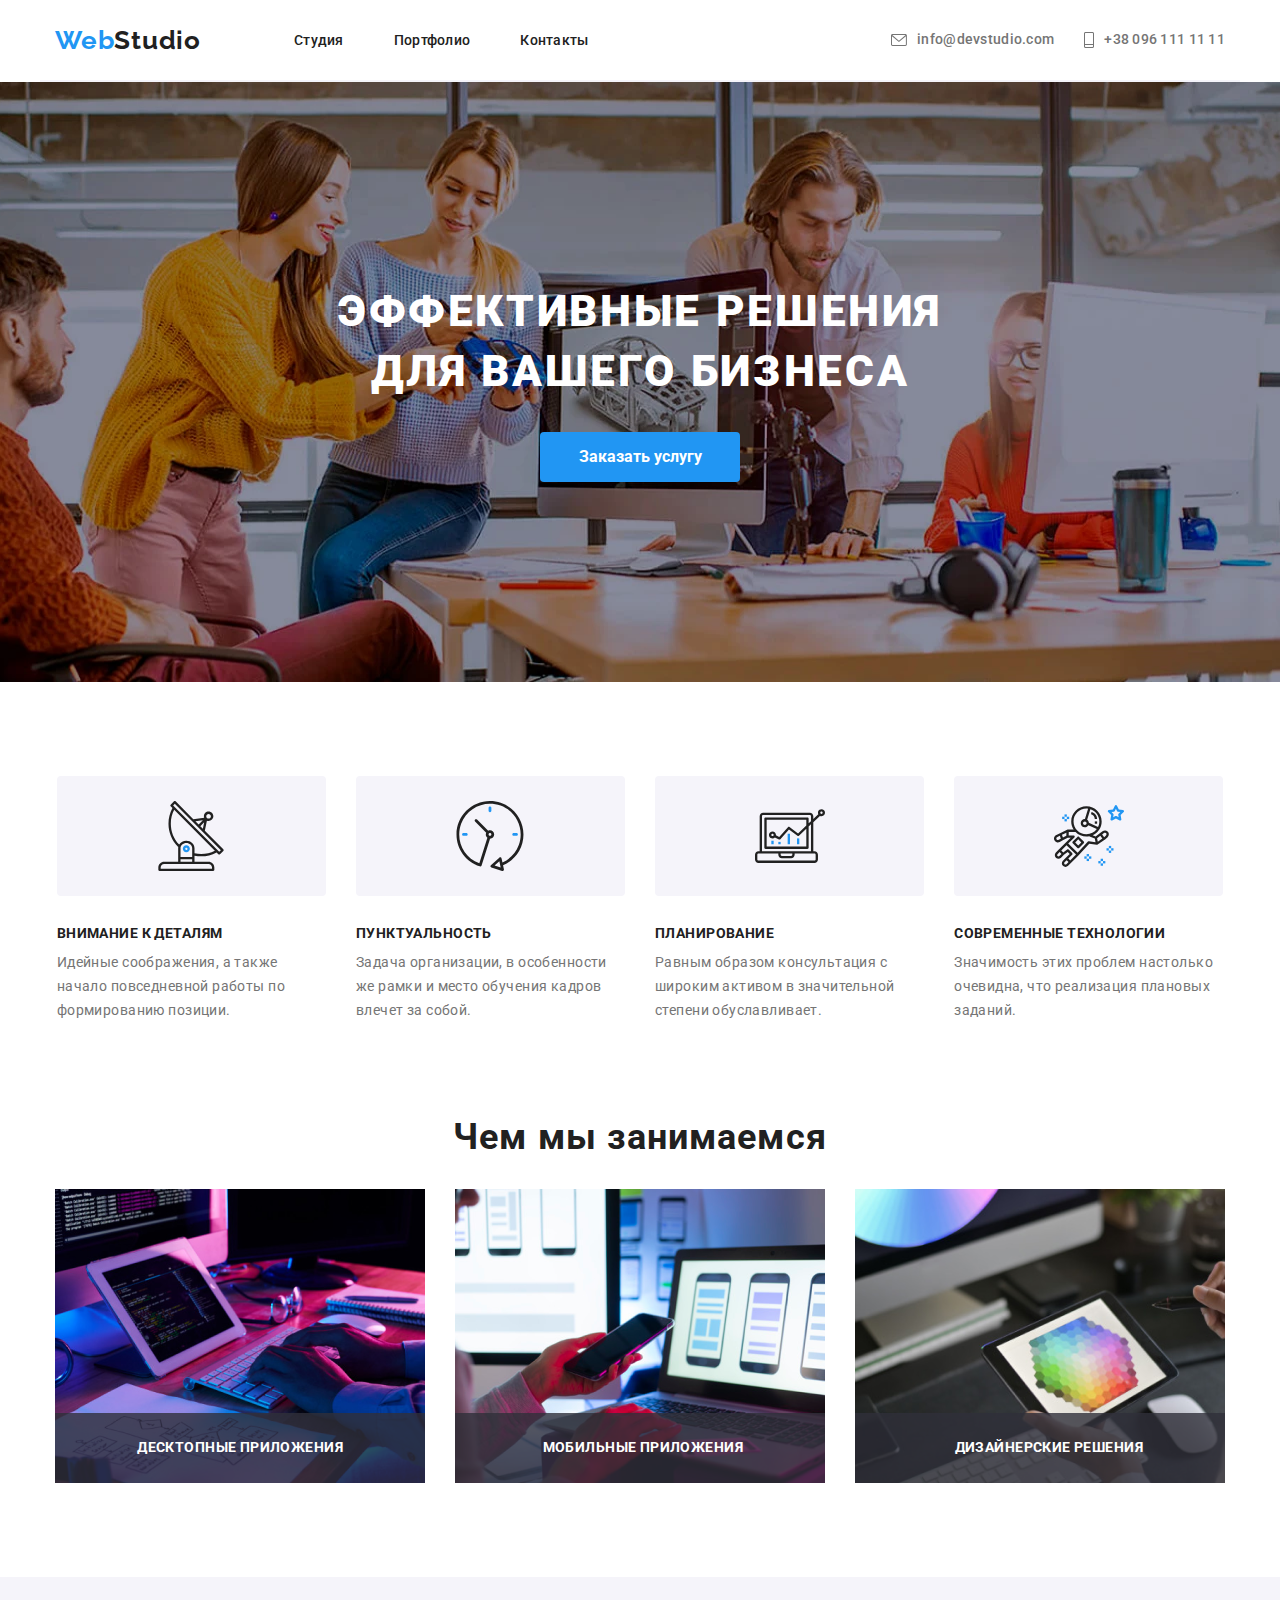
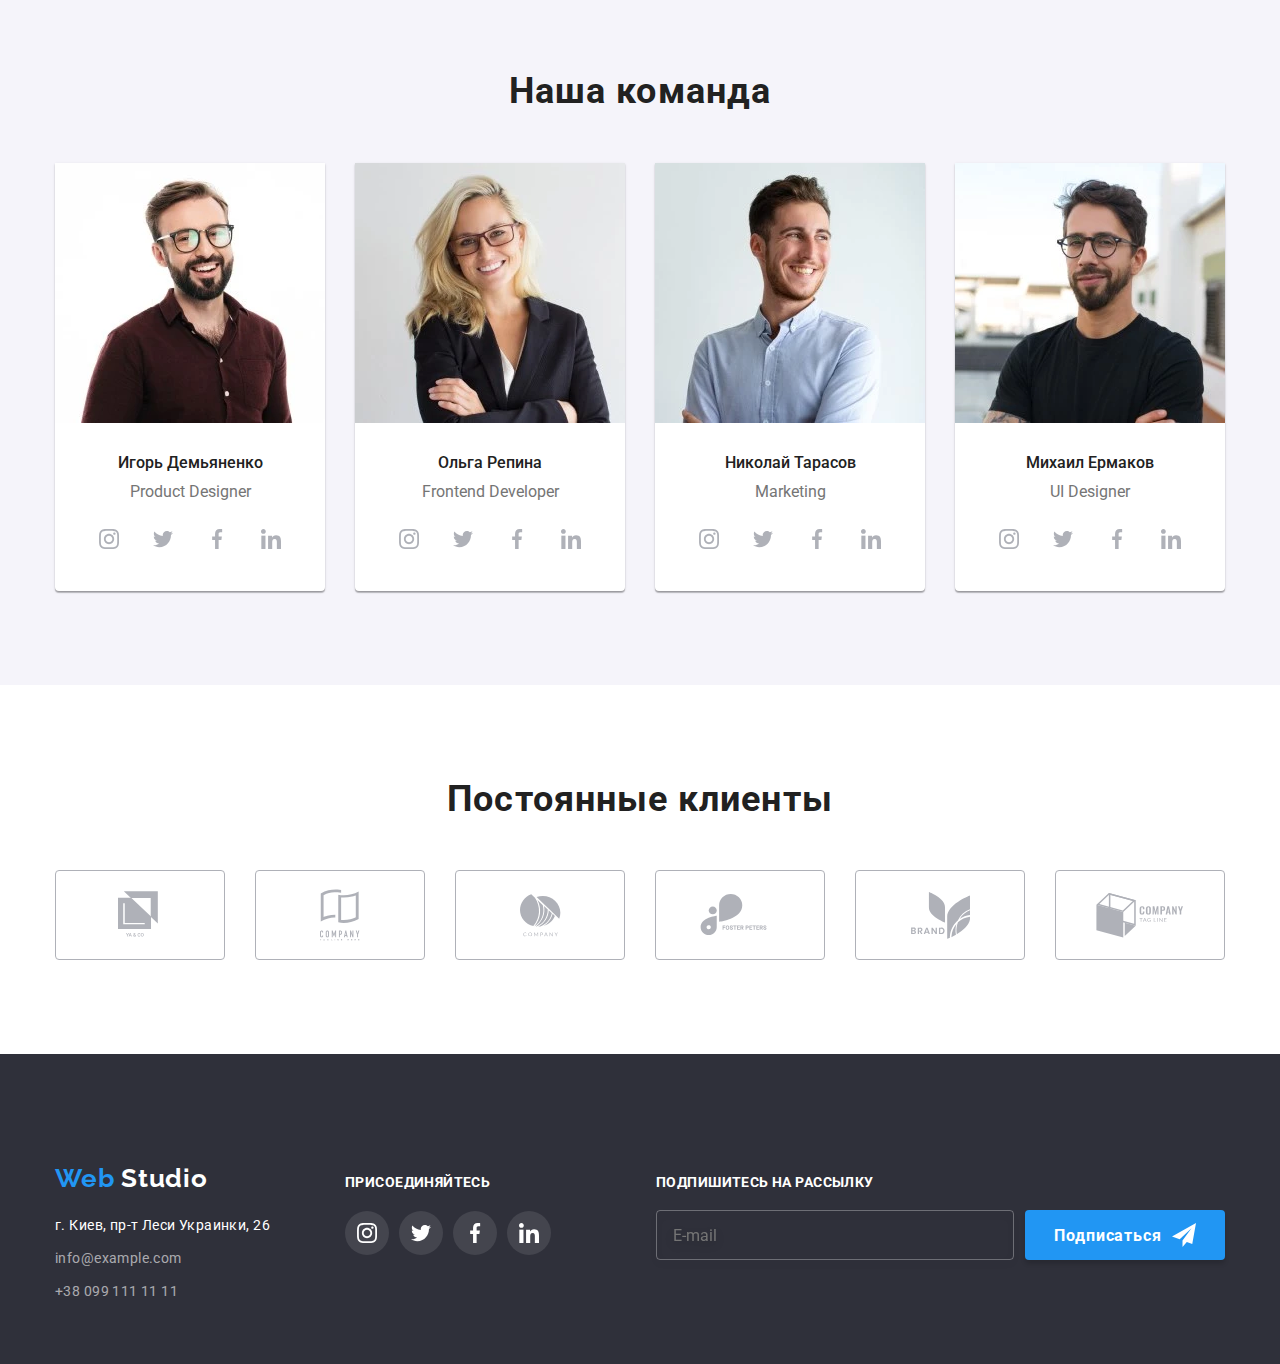
<file: index.html>
<!DOCTYPE html>
<html lang="en">

<head>
  <meta charset="UTF-8" />
  <meta name="viewport" content="width=device-width, initial-scale=1.0" />
  <title>WebStudio</title>
  <link rel="preconnect" href="https://fonts.gstatic.com" />
  <link
    href="https://fonts.googleapis.com/css2?family=Oleo+Script&family=Raleway:wght@700&family=Roboto:wght@400;500;700;900&display=swap"
    rel="stylesheet" />
  <link rel="stylesheet"
    href="https://cdnjs.cloudflare.com/ajax/libs/modern-normalize/1.0.0/modern-normalize.min.css" />
  <link rel="stylesheet" href="./css/main.min.css" />
  <link rel="stylesheet" href="./css/styles.css" />
</head>

<body>
  <!-- ШАПКА САЙТУ-->
  <header data-header>
<!-- Навігація сайту -->
<div class="header container border">
  <a href="#" class="header__logo">
    <span class="header__web">Web</span><span class="header__studio">Studio</span>
  </a>
      <!--КНОПКИ МОБІЛЬНЕ МЕНЮ-->
      <button type="button " class="mobile-menu-btn" data-menu-button>
        <svg class="mobile-menu-icon" width="24" height="16">
          <use class="mobile-menu-burger" href=".//images/sprite.svg#burger-menu"></use>
          <use class="mobile-menu-close" href=".//images/sprite.svg#burger-close"></use>
        </svg>
      </button>

      <!-- МОБІЛЬНЕ МЕНЮ-->
      <div class="mobile-menu" data-menu>
        <ul class="mobile-menu-nav list">
          <li class="mobile-menu-nav-item">
            <a class="link current" href="./index.html">Студия </a>
          </li>
          <li class="mobile-menu-nav-item">
            <a class="link" href="./portfolio.html">Портфолио</a>
          </li>
          <li class="mobile-menu-nav-item">
            <a class="link" href="">Контакты</a>
          </li>
        </ul>

        <ul class="mobile-menu-contacts list">
          <li class="mobile-menu-contacts-item">
            <a class="link accent" href=""> +38 096 111 11 11 </a>
          </li>
          <li class="mobile-menu-contacts-item">
            <a class="link mail" href="">info@devstudio.com</a>
          </li>
        </ul>

        <ul class="mobile-menu-socials list">
          <li class="mobile-menu-socials-item">
            <a class="mobile-menu-socials-link social-link" href=""> Instagram </a>
          </li>
          <li class="mobile-menu-socials-item">
            <a class="mobile-menu-socials-link social-link" href="">Twitter</a>
          </li>
          <li class="mobile-menu-socials-item">
            <a class="mobile-menu-socials-link social-link" href="">Facebook</a>
          </li>
          <li class="mobile-menu-socials-item">
            <a class="mobile-menu-socials-link social-link" href="">LinkedIn</a>
          </li>
        </ul>
      </div>



      <!-- ПОСИЛАННЯ -->

      <nav class="nav">
        <ul class="site__nav list">
          <li class="site__nav-item">
            <a href="" class="site__nav-link site__nav-link--current">Студия</a>

          </li>
          <li class="site__nav-item">
            <a href="./portfolio.html" class="site__nav-link">Портфолио</a>
          </li>
          <li class="site__nav-item">
            <a href="" class="site__nav-link">Контакты</a>
          </li>
        </ul>
      </nav>
      <!-- Навігація по авторизації  -->
      <div class="header__nav">
        <a class="header__nav-adress header__nav-link" href="info@devstudio.com">
          <svg class="header__nav-icon" height="12" width="16">
            <use href=".//images/sprite.svg#envelope"></use>
          </svg>info@devstudio.com</a>
        <a class="header__nav-adress header__nav-link" href="+380961111111">
          <svg class="header__nav-icon" height="16" width="10">
            <use href=".//images/sprite.svg#vector"></use>
          </svg>+38 096 111 11 11</a>
      </div>
    </div>
  </header>
  <main>
    <!-- HERO -->
    <section class="hero">
      <h1 class="hero__title">Эффективные решения для вашего бизнеса</h1>
      <button data-modal-open type="button" class="hero__button">
        Заказать услугу
      </button>
    </section>

    <!-- FEATURES -->
    <section class="section features">
      <div class="container">
        <!-- Прихований заголовок -->
        <h2 class="visually-hidden">Наши функции</h2>

        <ul class="features__list">
          <li class="features__skills">
            <div class="features__actions">
              <svg class="features__icon">
                <use href=".//images/sprite.svg#antenna"></use>
              </svg>
            </div>
            <h3 class="features__title">Внимание к деталям</h3>
            <p class="features__text">
              Идейные соображения, а также начало повседневной работы по
              формированию позиции.
            </p>
          </li>

          <li class="features__skills">
            <div class="features__actions">
              <svg class="features__icon">
                <use href="./images/sprite.svg#clock"></use>
              </svg>
            </div>
            <h3 class="features__title">Пунктуальность</h3>
            <p class="features__text">
              Задача организации, в особенности же рамки и место обучения
              кадров влечет за собой.
            </p>
          </li>

          <li class="features__skills">
            <div class="features__actions">
              <svg class="features__icon">
                <use href="./images/sprite.svg#diagram"></use>
              </svg>
            </div>
            <h3 class="features__title">Планирование</h3>
            <p class="features__text">
              Равным образом консультация с широким активом в значительной
              степени обуславливает.
            </p>
          </li>

          <li class="features__skills">
            <div class="features__actions">
              <svg class="features__icon">
                <use href="./images/sprite.svg#astronaut"></use>
              </svg>
            </div>
            <h3 class="features__title">Современные технологии</h3>
            <p class="features__text">
              Значимость этих проблем настолько очевидна, что реализация
              плановых заданий.
            </p>
          </li>
        </ul>
      </div>
    </section>

    <!--WORK  Чим ми займаємось -->
    <section class="section work">
      <div class="container">
        <h2 class="work-title">Чем мы занимаемся</h2>
        <ul class="work__lists">

          <li class="work__img">
            <div class="work__thumb">
              <img
              class="work__images"
              src="./img/box1.png"
              alt="Написання коду"
            />
              <!-- <picture>
                Desctop screen
                <source   
                  media="(min-width: 1200px)" 
                  srcset="./images/work/box-1_lg.webp 1x, ./images/work/box-1_lg@2x.webp 2x"  
                  type="image/webp" />
                  <img class="work__images" src="./images/work/box-1_lg.webp" alt="Написання коду" weight="370" height="294"/>
              </picture> -->
              <div class="work__app">
                <p class="work__text">Десктопные приложения</p>
              </div>
            </div>
          </li>

          <li class="work__img">
            <div class="work__thumb">
              <img
              class="work__images"
              src="./img/box2.png"
              alt="Написання коду"
            />
              <!-- <picture>
                Desctop screen
                <source   
                  media="(min-width: 1200px)" 
                  srcset="./images/work/box-2_lg.webp 1x, ./images/work/box-2_lg@2x.webp 2x"  
                  type="image/webp" />
                  <img class="work__images" src="./images/work/box-2_lg.webp" alt="Написання коду" weight="370" height="294"/>
              </picture> -->
              <div class="work__app">
                <p class="work__text">Мобильные приложения</p>
              </div>
            </div>
          </li>
          <li class="work__img">
            <div class="work__thumb">
              <img
              class="work__images"
              src="./img/box3.png"
              alt="Написання коду"
            />

              <!-- <picture>
                Desctop screen
                <source   
                  media="(min-width: 1200px)" 
                  srcset="./images/work/box-3_lg.webp 1x, ./images/work/box-3_lg@2x.webp 2x"  
                  type="image/webp" />
                  <img class="work__images" src="./images/work/box-3_lg.webp" alt="Написання коду" weight="370" height="294"/>
              </picture> -->
              <div class="work__app">
                <p class="work__text">Дизайнерские решения</p>
              </div>
            </div>
          </li>
        </ul>
      </div>
    </section>

    <!-- TEAM Наша команда -->

    <section class="section team">
      <div class="container">
        <h2 class="team-title">Наша команда</h2>

        <ul class="team__list">
          <li class="team__card">
            <a href="#""></a>

            <!-- Дескриптор х -->
              <!-- <img
                class=" team__foto" 
                srcset="./images/team/img-1_sm.jpg 1x, ./images/team/img-1_sm@2x.jpg 2x" 
                src="./images/team/img-1_sm.jpg 1x, ./images/team/img-1_sm@2x.jpg 2x" alt="Игорь Демьяненко" 
                weight="450"
                height="460" /> -->


                <!-- Дескриптор w -->
                <!-- <img
                class=" team__foto" 
                srcset="./images/team/w/img-270.jpg 270w, ./images/team/w/img-354.jpg 354w, ./images/team/w/img-450.jpg 450w, ./images/team/w/img-540.jpg 540w, ./images/team/w/img-708.jpg 708w, ./images/team/w/img-900.jpg 900w," 
                sizes="(min-width: 1200px) 270px, (min-width: 768px) 354px, (max-width: 767px) 450px, 100vw"
                src="./images/team/img-1_sm.jpg" alt="Игорь Демьяненко" 
                weight="450"
                height="460" /> -->


                <!-- Тег <picture> -->
                <picture>
                  <!-- Desctop screen -->
                  <source   
                    media="(min-width: 1200px)" 
                    srcset="./images/team/img-1_lg.webp 1x, ./images/team/img-1_lg@2x.webp 2x"  
                    type="image/webp" />

                  <!-- Tablet screen -->
                  <source  
                    media="(min-width: 768px)" 
                    srcset="./images/team/img-1_md.webp 1x, ./images/team/img-1_md@2x.webp 2x" 
                    type="image/webp" />

                    <!-- Mobil screen -->
                  <source  
                    media="(max-width: 767px)" 
                    srcset="./images/team/img-1_sm.webp 1x, ./images/team/img-1_sm@2x.webp 2x" 
                    type="image/webp" />

                  <img src="./images/team/img-1_sm.webp" alt="Игорь Демьяненко" weight="450" height="460" />
                </picture>
            <h3 class="team__name">Игорь Демьяненко</h3>
            <p class="team__position">Product Designer</p>
            <ul class="team__social-networks">
              <li class="team__social-logo">
                <a href="#" class="team__social-icon">
                  <svg width="20" height="20">
                    <use href=".//images/sprite.svg#instagram"></use>
                  </svg>
                </a>
              </li>
              <li class="team__social-logo">
                <a href="#" class="team__social-icon">
                  <svg width="20" height="20">
                    <use href=".//images/sprite.svg#twitter"></use>
                  </svg>
                </a>
              </li>
              <li class="team__social-logo">
                <a href="#" class="team__social-icon">
                  <svg width="20" height="20">
                    <use href=".//images/sprite.svg#facebook"></use>
                  </svg>
                </a>
              </li>
              <li class="team__social-logo">
                <a href="#" class="team__social-icon">
                  <svg width="20" height="20">
                    <use href=".//images/sprite.svg#linkedin"></use>
                  </svg>
                </a>
              </li>
            </ul>
          </li>

          <li class="team__card">
            <a href=""></a>
            <!-- <img class="team__foto" 

            src="./img/img2.jpg" 
            alt="Ольга Репина" 
            height="260" /> -->

            <!-- Тег <picture> -->
              <picture>
                <!-- Desctop screen -->
                <source   
                  media="(min-width: 1200px)" 
                  srcset="./images/team/img-2_lg.webp 1x, ./images/team/img-2_lg@2x.webp 2x"  
                  type="image/webp" />

                <!-- Tablet screen -->
                <source  
                  media="(min-width: 768px)" 
                  srcset="./images/team/img-2_md.webp 1x, ./images/team/img-2_md@2x.webp 2x" 
                  type="image/webp" />

                  <!-- Mobil screen -->
                <source  
                  media="(max-width: 767px)" 
                  srcset="./images/team/img-2_sm.webp 1x, ./images/team/img-2_sm@2x.webp 2x" 
                  type="image/webp" />

                <img src="./images/team/img-2_sm.webp" alt="Ольга Репина" weight="450" height="460" />
              </picture>
            <h3 class="team__name">Ольга Репина</h3>
            <p class="team__position">Frontend Developer</p>
            <ul class="team__social-networks">
              <li class="team__social-logo">
                <a href="#" class="team__social-icon">
                  <svg width="20" height="20">
                    <use href=".//images/sprite.svg#instagram"></use>
                  </svg>
                </a>
              </li>
              <li class="team__social-logo">
                <a href="#" class="team__social-icon">
                  <svg width="20" height="20">
                    <use href=".//images/sprite.svg#twitter"></use>
                  </svg>
                </a>
              </li>
              <li class="team__social-logo">
                <a href="#" class="team__social-icon">
                  <svg width="20" height="20">
                    <use href=".//images/sprite.svg#facebook"></use>
                  </svg>
                </a>
              </li>
              <li class="team__social-logo">
                <a href="#" class="team__social-icon">
                  <svg width="20" height="20">
                    <use href=".//images/sprite.svg#linkedin"></use>
                  </svg>
                </a>
              </li>
            </ul>
          </li>

          <li class="team__card">
            <a href=""></a>
            
            <!-- Тег <picture> -->
              <picture>
                <!-- Desctop screen -->
                <source   
                  media="(min-width: 1200px)" 
                  srcset="./images/team/img-3_lg.webp 1x, ./images/team/img-3_lg@2x.webp 2x"  
                  type="image/webp" />

                <!-- Tablet screen -->
                <source  
                  media="(min-width: 768px)" 
                  srcset="./images/team/img-3_md.webp 1x, ./images/team/img-3_md@2x.webp 2x" 
                  type="image/webp" />

                  <!-- Mobil screen -->
                <source  
                  media="(max-width: 767px)" 
                  srcset="./images/team/img-3_sm.webp 1x, ./images/team/img-3_sm@2x.webp 2x" 
                  type="image/webp" />

                <img src="./images/team/img-3_sm.webp" alt="Николай Тарасов" weight="450" height="460" />
              </picture>
            <h3 class="team__name">Николай Тарасов</h3>
            <p class="team__position">Marketing</p>
            <ul class="team__social-networks">
              <li class="team__social-logo">
                <a href="#" class="team__social-icon">
                  <svg width="20" height="20">
                    <use href=".//images/sprite.svg#instagram"></use>
                  </svg>
                </a>
              </li>
              <li class="team__social-logo">
                <a href="#" class="team__social-icon">
                  <svg width="20" height="20">
                    <use href=".//images/sprite.svg#twitter"></use>
                  </svg>
                </a>
              </li>
              <li class="team__social-logo">
                <a href="#" class="team__social-icon">
                  <svg width="20" height="20">
                    <use href=".//images/sprite.svg#facebook"></use>
                  </svg>
                </a>
              </li>
              <li class="team__social-logo">
                <a href="#" class="team__social-icon">
                  <svg width="20" height="20">
                    <use href=".//images/sprite.svg#linkedin"></use>
                  </svg>
                </a>
              </li>
            </ul>
          </li>

          <li class="team__card">
            <a href=""></a>

            <!-- Тег <picture> -->
              <picture>
                <!-- Desctop screen -->
                <source   
                  media="(min-width: 1200px)" 
                  srcset="./images/team/img-4_lg.webp 1x, ./images/team/img-4_lg@2x.webp 2x"  
                  type="image/webp" />

                <!-- Tablet screen -->
                <source  
                  media="(min-width: 768px)" 
                  srcset="./images/team/img-4_md.webp 1x, ./images/team/img-4_md@2x.webp 2x" 
                  type="image/webp" />

                  <!-- Mobil screen -->
                <source  
                  media="(max-width: 767px)" 
                  srcset="./images/team/img-4_sm.webp 1x, ./images/team/img-4_sm@2x.webp 2x" 
                  type="image/webp" />

                <img src="./images/team/img-4_sm.webp" alt="Михаил Ермаков" weight="450" height="460" />
              </picture>
            <h3 class="team__name">Михаил Ермаков</h3>
            <p class="team__position">UI Designer</p>
            <ul class="team__social-networks">
              <li class="team__social-logo">
                <a href="#" class="team__social-icon">
                  <svg width="20" height="20">
                    <use href=".//images/sprite.svg#instagram"></use>
                  </svg>
                </a>
              </li>
              <li class="team__social-logo">
                <a href="#" class="team__social-icon">
                  <svg width="20" height="20">
                    <use href=".//images/sprite.svg#twitter"></use>
                  </svg>
                </a>
              </li>
              <li class="team__social-logo">
                <a href="#" class="team__social-icon">
                  <svg width="20" height="20">
                    <use href=".//images/sprite.svg#facebook"></use>
                  </svg>
                </a>
              </li>
              <li class="team__social-logo">
                <a href="#" class="team__social-icon">
                  <svg width="20" height="20">
                    <use href=".//images/sprite.svg#linkedin"></use>
                  </svg>
                </a>
              </li>
            </ul>
          </li>
        </ul>
      </div>
    </section>

    <!-- CLIENTS Постійні клієнти -->

    <section class="section client">
      <div class="container">
        <h2 class="client-title">Постоянные клиенты</h2>
        <ul class="client__list">
          <li class="client__link">
            <a class="client__item" href="">
              <svg class="client__icon" width="44" height="49">
                <use href=".//images/sprite.svg#logo1"></use>
              </svg>
            </a>
          </li>
          <li class="client__link">
            <a class="client__item" href="">
              <svg class="client__icon" width="40" height="52">
                <use href=".//images/sprite.svg#logo2"></use>
              </svg>
            </a>
          </li>
          <li class="client__link">
            <a class="client__item" href="">
              <svg class="client__icon" width="41" height="43">
                <use href=".//images/sprite.svg#logo3"></use>
              </svg>
            </a>
          </li>
          <li class="client__link">
            <a class="client__item" href="">
              <svg class="client__icon" width="80" height="42">
                <use href=".//images/sprite.svg#logo4"></use>
              </svg>
            </a>
          </li>
          <li class="client__link">
            <a class="client__item" href="">
              <svg class="client__icon" width="59" height="47">
                <use href=".//images/sprite.svg#logo5"></use>
              </svg>
            </a>
          </li>
          <li class="client__link">
            <a class="client__item" href="">
              <svg class="client__icon" width="88" height="45">
                <use href=".//images/sprite.svg#logo6"></use>
              </svg>
            </a>
          </li>
        </ul>
      </div>
    </section>
  </main>
    <!-- ФУТЕР -->
  <footer>
    <!-- Логотип -->
    <div class="container footer">
      <div class="footer__list">
        <a href="" class="footer__logo">
          <span class="web">Web</span>
          <span class="studio">Studio</span>
        </a>
        <!-- Адрес в футері -->
        <address>
          <span class="footer__adress">г. Киев, пр-т Леси Украинки, 26<br /></span>
          <a href="" class="footer__link footer__link--mail">info@example.com</a>
          <a href="" class="footer__link">+38 099 111 11 11</a>
        </address>
      </div>

      <!-- Соціальні мережі в футері -->
      <div class="footer__social">
        <p class="footer__social-text">присоединяйтесь</p>
        <ul class="footer__social-networks">
          <li class="footer__social-logo">
            <a href="#" class="footer__social-icon">
              <svg width="20" height="20">
                <use href=".//images/sprite.svg#instagram"></use>
              </svg>
            </a>
          </li>
          <li class="footer__social-logo">
            <a href="#" class="footer__social-icon">
              <svg width="20" height="20">
                <use href=".//images/sprite.svg#twitter"></use>
              </svg>
            </a>
          </li>

          <li class="footer__social-logo">
            <a href="#" class="footer__social-icon">
              <svg width="20" height="20">
                <use href=".//images/sprite.svg#facebook"></use>
              </svg>
            </a>
          </li>

          <li class="footer__social-logo">
            <a href="#" class="footer__social-icon">
              <svg width="20" height="20">
                <use href=".//images/sprite.svg#linkedin"></use>
              </svg>
            </a>
          </li>
        </ul>
      </div>
      <!-- Форма для розсилки -->
      <div class="footer__form">
        <h2 class="footer__form-title">Подпишитесь на рассылку</h2>
        <form class="footer__form-filed">
          <input class="footer__form-input" type="text" name="e-mail" id="e-mail" placeholder="E-mail" />
          <button class="footer__button" type="submit">
            <p class="footer__form-text">Подписаться</p>
            <svg class="footer__form-icon" width="24" height="24">
              <use href=".//images/submit-defs.svg#icon-icon-send"></use>
            </svg>
          </button>
        </form>
      </div>
    </div>
  </footer>

  <!-- ФОРМА модальнк вікно-->

  <div class="backdrop is-hidden" data-modal>
    <div class="modal">
      <button class="modal__button" data-modal-close>
        <svg width="11" height="11">
          <use href=".//images/symbol-defs.svg#icon-close"></use>
        </svg>
      </button>

      <form class="modal__form">
        <h2 class="modal__title">Оставьте свои данные, мы вам перезвоним</h2>

        <div class="modal__label">
          <label class="modal__content">Имя</label>
          <div class="modal__container">
            <input class="modal__input" type="text" name="name" placeholder="" autocomplete="on" />
            <svg class="modal__icon" width="18" height="18">
              <use href=".//images/modal.svg#person-black-18dp-1"></use>
            </svg>
          </div>
        </div>

        <div class="modal__label">
          <label class="modal__content">Телефон</label>
          <div class="modal__container">
            <input class="modal__input" type="tel" name="tel" placeholder="" autocomplete="on" />
            <svg class="modal__icon" width="18" height="18">
              <use href=".//images/modal.svg#phone-black-18dp-1"></use>
            </svg>
          </div>
        </div>

        <div class="modal__label">
          <label class="modal__content">Почта</label>
          <div class="modal__container">
            <input class="modal__input" type="email" name="email" placeholder="" autocomplete="on" />
            <svg class="modal__icon" width="18" height="18">
              <use href=".//images/modal.svg#email-black-18dp-1"></use>
            </svg>
          </div>
        </div>

        <label class="comment">
          <span class="modal__content">Комментарий</span>
          <textarea class="comment__text" name="comment" id="comment" rows="6" placeholder="Введите текст">
            </textarea>
        </label>

        <!-- ЧЕКБОКС -->
        <div class="checkbox">
          <input class="checkbox__input visually-hidden" type="checkbox" name="checkbox" value="label" id="checkbox" />
          <label class="checkbox__label" for="checkbox">
            <span class="checkbox__icon">Соглашаюсь с рассылкой и принимаю
              <a class="checkbox__link" href="#">Условия договора</a></span>
          </label>
        </div>

        <button class="checkbox__button" type="submit">Отправить</button>
      </form>
    </div>


  </div>


  <script src=".//js/modal.js"></script>
  <script src=".//js/menu.js"></script>
</body>

</html>
</file>
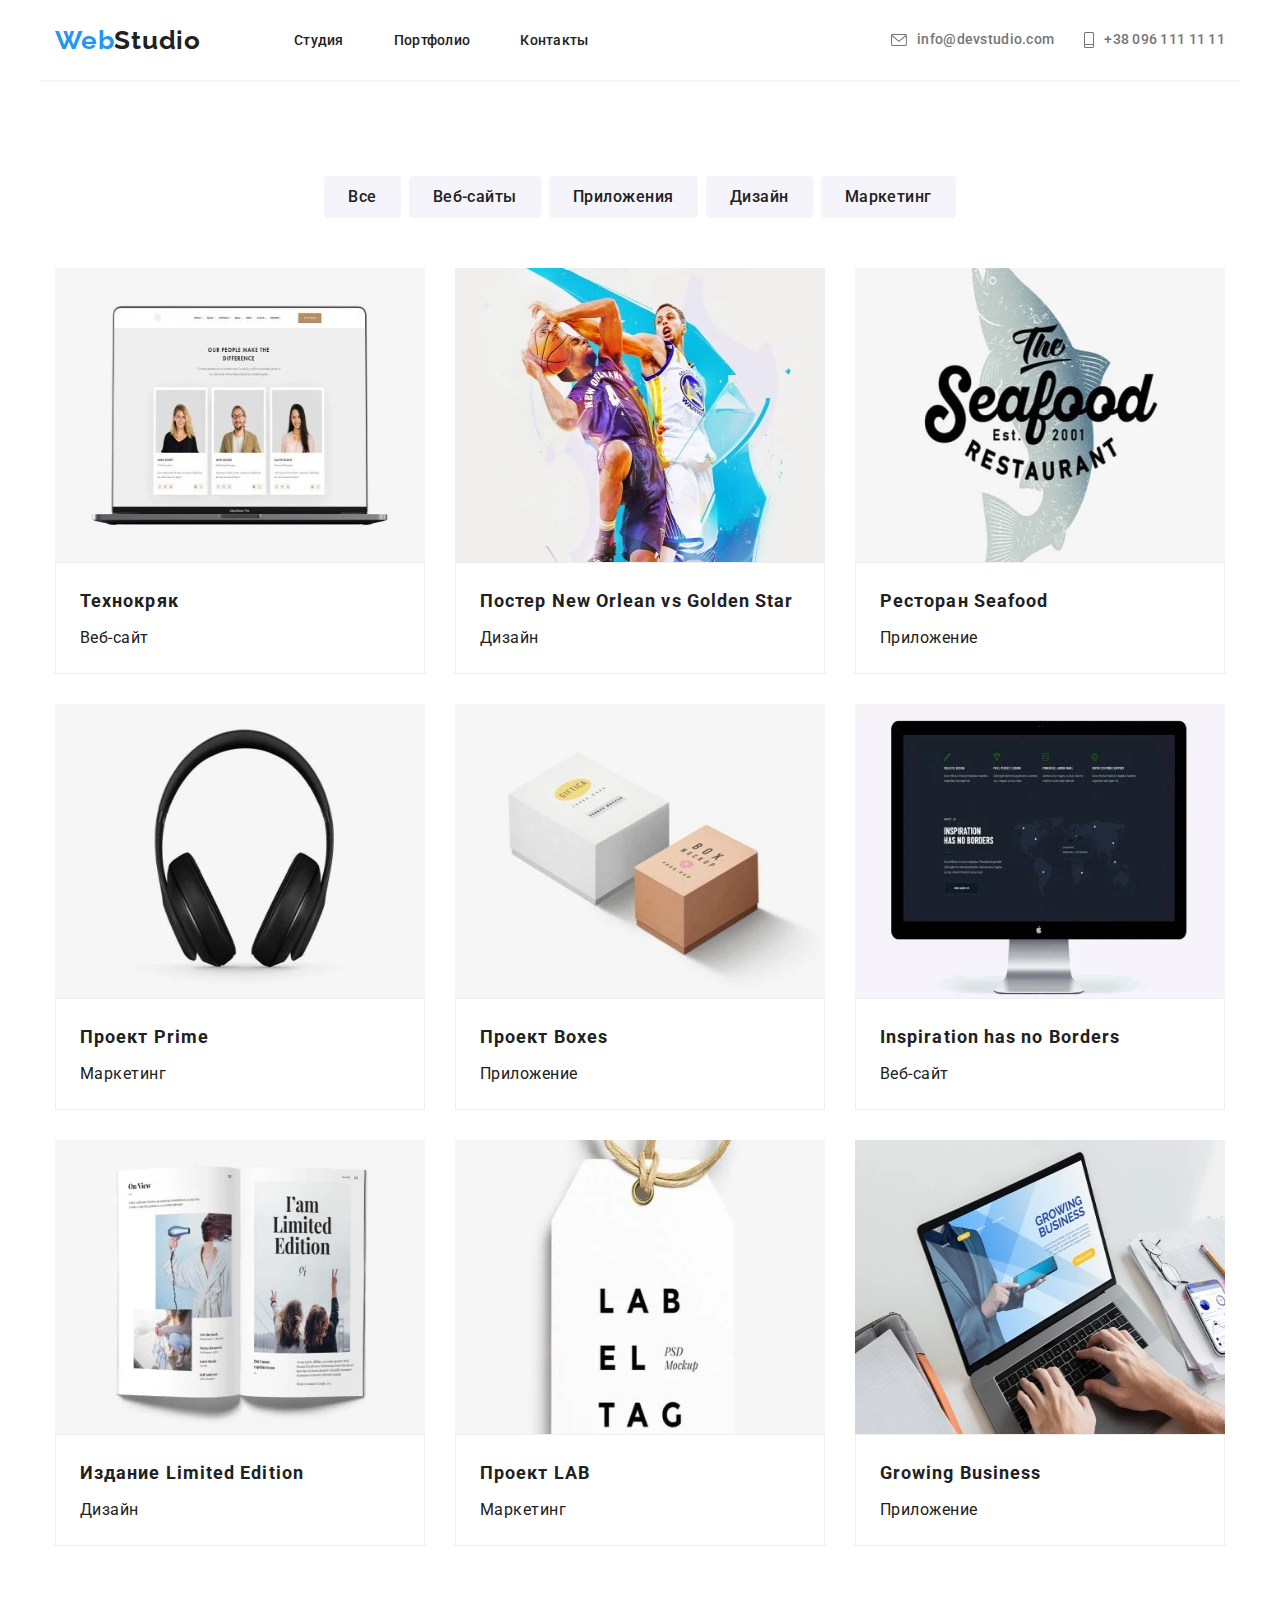
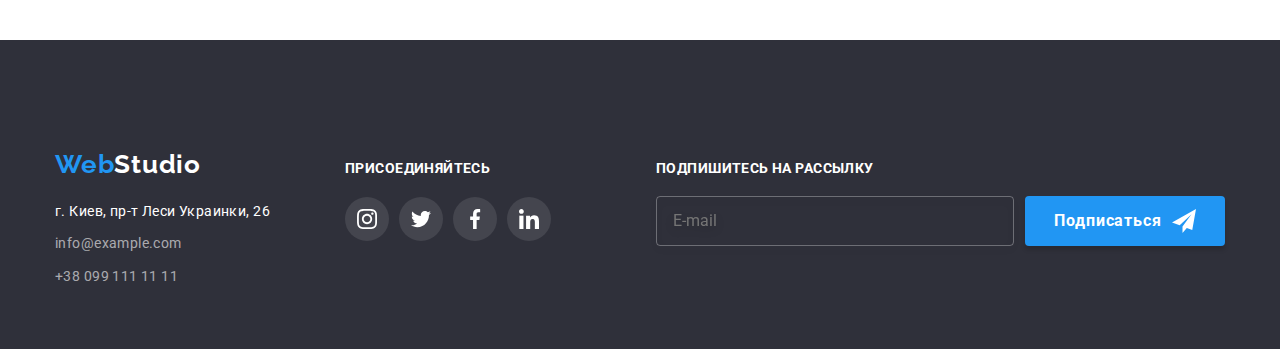
<file: portfolio.html>
<!DOCTYPE html>
<html lang="en">

<head>
  <meta charset="UTF-8" />
  <meta name="viewport" content="width=device-width, initial-scale=1.0" />
  <title>Portfolio</title>
  <link rel="preconnect" href="https://fonts.gstatic.com" />
  <link
    href="https://fonts.googleapis.com/css2?family=Oleo+Script&family=Raleway:wght@700&family=Roboto:wght@400;500;700;900&display=swap"
    rel="stylesheet" />
  <link rel="stylesheet"
    href="https://cdnjs.cloudflare.com/ajax/libs/modern-normalize/1.0.0/modern-normalize.min.css" />

  <link rel="stylesheet" href="./css/main.min.css" />
  <link rel="stylesheet" href="./css/styles.css" />
</head>

<body>
  <!-- ШАПКА САЙТУ-->
  <header data-header>
    <!-- Навігація сайту -->
    <div class="header container border">
      <a href="#" class="header__logo">
        <span class="header__web">Web</span><span class="header__studio">Studio</span>
      </a>
      <!--КНОПКИ МОБІЛЬНЕ МЕНЮ-->
      <button type="button " class="mobile-menu-btn" data-menu-button>
        <svg class="mobile-menu-icon" width="24" height="16">
          <use class="mobile-menu-burger" href=".//images/sprite.svg#burger-menu"></use>
          <use class="mobile-menu-close" href=".//images/sprite.svg#burger-close"></use>
        </svg>
      </button>

      <!-- МОБІЛЬНЕ МЕНЮ-->
      <div class="mobile-menu " data-menu>

        <ul class="mobile-menu-nav list">
          <li class="mobile-menu-nav-item">
            <a class="link current" href="./index.html">Студия</a>
          </li>
          <li class="mobile-menu-nav-item">
            <a class="link" href="./portfolio.html">Портфолио</a>
          </li>
          <li class="mobile-menu-nav-item">
            <a class="link" href="">Контакты</a>
          </li>
        </ul>

        <ul class="mobile-menu-contacts list">
          <li class="mobile-menu-contacts-item">
            <a class="link accent" href="">+38 096 111 11 11</a>
          </li>
          <li class="mobile-menu-contacts-item">
            <a class="link mail" href="">info@devstudio.com</a>
          </li>
        </ul>

        <ul class="mobile-menu-socials list">
          <li class="mobile-menu-socials-item">
            <a class="mobile-menu-social-link social-link" href="">Instagram</a>
          </li>
          <li class="mobile-menu-socials-item">
            <a class="mobile-menu-social-link social-link" href="">Twitter</a>
          </li>
          <li class="mobile-menu-socials-item">
            <a class="mobile-menu-social-link social-link" href="">Facebook</a>
          </li>
          <li class="mobile-menu-socials-item">
            <a class="mobile-menu-social-link social-link" href="">LinkedIn</a>
          </li>
        </ul>
      </div>

        <!-- ПОСИЛАННЯ -->

      <nav class="nav">
        <ul class="site__nav list">
          <li class="site__nav-item">
            <a href="./index.html" class="site__nav-link">Студия</a>
          </li>
          <li class="site__nav-item">
            <a href="" class="site__nav-link site__nav-link--current">Портфолио</a>
          </li>
          <li class="site__nav-item">
            <a href="" class="site__nav-link">Контакты</a>
          </li>
        </ul>
      </nav>
      <!-- Навігація по авторизації  -->
      <div class="header__nav">
        <a href="info@devstudio.com" class="header__nav-adress header__nav-link">
          <svg class="header__nav-icon" height="12" width="16">
            <use href=".//images/sprite.svg#envelope"></use>
          </svg>
          info@devstudio.com</a>
        <a href="" class="header__nav-adress header__nav-link">
          <svg class="header__nav-icon" height="16" width="10">
            <use href=".//images/sprite.svg#vector"></use>
          </svg>
          +38 096 111 11 11</a>
      </div>
    </div>
  </header>
  <!-- Main portfplio  -->
  <main>
    <!-- КНОПКИ ПО СТОРІНЦІ ПОРТФОЛІО -->
    <section class="section portfolio">
      <div class="container">
        <!-- Невидимий заголовок -->
        <h2 class="visually-hidden">Кнопки сайту</h2>
        <!-- Кнопки -->
        <ul class="buttons">
          <li class="button__list">
            <button type="button" class="buttons__button">Все</button>
          </li>
          <li class="button__list">
            <button type="button" class="buttons__button">Веб-сайты</button>
          </li>
          <li class="button__list">
            <button type="button" class="buttons__button">Приложения</button>
          </li>
          <li class="button__list">
            <button type="button" class="buttons__button">Дизайн</button>
          </li>
          <li class="button__list">
            <button type="button" class="buttons__button">Маркетинг</button>
          </li>
        </ul>
        <!-- КАРТКИ -->
        <ul class="portfolio__card">

          <li class="portfolio__item">
            <a class="portfolio__link" href="#">
              <div class="portfolio__top">

                <!-- Тег <picture> -->
                <picture>
                  <!-- Desctop screen -->
                  <source media="(min-width: 1200px)"
                    srcset="./images/portfolio/port-1_lg.webp 1x, ./images/portfolio/port-1_lg.webp @2x.webp 2x"
                    type="image/webp" />

                  <!-- Tablet screen -->
                  <source media="(min-width: 768px)"
                    srcset="./images/portfolio/port-1_md.webp 1x, ./images/portfolio/port-1_md.webp @2x.webp 2x"
                    type="image/webp" />

                  <!-- Mobil screen -->
                  <source media="(max-width: 767px)"
                    srcset="./images/portfolio/port-1_sm.webp 1x, ./images/portfolio/port-1_sm.webp @2x.webp 2x"
                    type="image/webp" />

                  <img src="./images/portfolio/port-1_sm.webp" alt="Технокряк" weight="370" height="294"
                    class="portfolio__img" />
                </picture>
                <div class="portfolio__action">
                  <p class="portfolio__info">
                    Технокряк это современная площадка распространения
                    коронавируса. Компании используют эту платформу для
                    цифрового шпионажа и атак на защищённые сервера
                    конкурентов.
                  </p>
                </div>
              </div>
              <div class="portfolio__card-name">
                <h2 class="portfolio__title">Технокряк</h2>
                <p class="portfolio__text">Веб-сайт</p>
              </div>
            </a>
          </li>

          <li class="portfolio__item">
            <a class="portfolio__link" href="#">
              <div class="portfolio__top">
                <!-- Тег <picture> -->
                <picture>
                  <!-- Desctop screen -->
                  <source media="(min-width: 1200px)"
                    srcset="./images/portfolio/port-2_lg.webp 1x, ./images/portfolio/port-2_lg.webp @2x.webp 2x"
                    type="image/webp" />

                  <!-- Tablet screen -->
                  <source media="(min-width: 768px)"
                    srcset="./images/portfolio/port-2_md.webp 1x, ./images/portfolio/port-2_md.webp @2x.webp 2x"
                    type="image/webp" />

                  <!-- Mobil screen -->
                  <source media="(max-width: 767px)"
                    srcset="./images/portfolio/port-2_sm.webp 1x, ./images/portfolio/port-2_sm.webp @2x.webp 2x"
                    type="image/webp" />

                  <img src="./images/portfolio/port-2_sm.webp" alt="Design" weight="370" height="294"
                    class="portfolio__img" />
                  <div class="portfolio__action">
                    <p class="portfolio__info">
                      Технокряк это современная площадка распространения
                      коронавируса. Компании используют эту платформу для
                      цифрового шпионажа и атак на защищённые сервера
                      конкурентов.
                    </p>
                  </div>
              </div>
              <div class="portfolio__card-name">
                <h2 class="portfolio__title">Постер New Orlean vs Golden Star</h2>
                <p class="portfolio__text">Дизайн</p>
              </div>
            </a>
          </li>

          <li class="portfolio__item">
            <a class="portfolio__link" href="#">
              <div class="portfolio__top">
                <!-- Тег <picture> -->
                <picture>
                  <!-- Desctop screen -->
                  <source media="(min-width: 1200px)"
                    srcset="./images/portfolio/port-3_lg.webp 1x, ./images/portfolio/port-3_lg.webp @2x.webp 2x"
                    type="image/webp" />

                  <!-- Tablet screen -->
                  <source media="(min-width: 768px)"
                    srcset="./images/portfolio/port-3_md.webp 1x, ./images/portfolio/port-3_md.webp @2x.webp 2x"
                    type="image/webp" />

                  <!-- Mobil screen -->
                  <source media="(max-width: 767px)"
                    srcset="./images/portfolio/port-3_sm.webp 1x, ./images/portfolio/port-3_sm.webp @2x.webp 2x"
                    type="image/webp" />

                  <img src="./images/portfolio/port-3_sm.webp" alt="Приложения" weight="370" height="294"
                    class="portfolio__img" />
                  <div class="portfolio__action">
                    <p class="portfolio__info">
                      Технокряк это современная площадка распространения
                      коронавируса. Компании используют эту платформу для
                      цифрового шпионажа и атак на защищённые сервера
                      конкурентов.
                    </p>
                  </div>
              </div>
              <div class="portfolio__card-name">
                <h2 class="portfolio__title">Ресторан Seafood</h2>
                <p class="portfolio__text">Приложение</p>
              </div>
            </a>
          </li>

          <li class="portfolio__item">
            <a class="portfolio__link" href="#">
              <div class="portfolio__top">
                <!-- Тег <picture> -->
                <picture>
                  <!-- Desctop screen -->
                  <source media="(min-width: 1200px)"
                    srcset="./images/portfolio/port-4_lg.webp 1x, ./images/portfolio/port-4_lg.webp @2x.webp 2x"
                    type="image/webp" />

                  <!-- Tablet screen -->
                  <source media="(min-width: 768px)"
                    srcset="./images/portfolio/port-4_md.webp 1x, ./images/portfolio/port-4_md.webp @2x.webp 2x"
                    type="image/webp" />

                  <!-- Mobil screen -->
                  <source media="(max-width: 767px)"
                    srcset="./images/portfolio/port-4_sm.webp 1x, ./images/portfolio/port-4_sm.webp @2x.webp 2x"
                    type="image/webp" />

                  <img src="./images/portfolio/port-4_sm.webp" alt="Prime" weight="370" height="294"
                    class="portfolio__img" />
                  <div class="portfolio__action">
                    <p class="portfolio__info">
                      Технокряк это современная площадка распространения
                      коронавируса. Компании используют эту платформу для
                      цифрового шпионажа и атак на защищённые сервера
                      конкурентов.
                    </p>
                  </div>
              </div>
              <div class="portfolio__card-name">
                <h2 class="portfolio__title">Проект Prime</h2>
                <p class="portfolio__text">Маркетинг</p>
              </div>
            </a>
          </li>

          <li class="portfolio__item">
            <a class="portfolio__link" href="#">
              <div class="portfolio__top">
                <!-- Тег <picture> -->
                <picture>
                  <!-- Desctop screen -->
                  <source media="(min-width: 1200px)"
                    srcset="./images/portfolio/port-5_lg.webp 1x, ./images/portfolio/port-5_lg.webp @2x.webp 2x"
                    type="image/webp" />

                  <!-- Tablet screen -->
                  <source media="(min-width: 768px)"
                    srcset="./images/portfolio/port-5_md.webp 1x, ./images/portfolio/port-5_md.webp @2x.webp 2x"
                    type="image/webp" />

                  <!-- Mobil screen -->
                  <source media="(max-width: 767px)"
                    srcset="./images/portfolio/port-5_sm.webp 1x, ./images/portfolio/port-5_sm.webp @2x.webp 2x"
                    type="image/webp" />

                  <img src="./images/portfolio/port-5_sm.webp" alt="Boxes" weight="370" height="294"
                    class="portfolio__img" />
                  <div class="portfolio__action">
                    <p class="portfolio__info">
                      Технокряк это современная площадка распространения
                      коронавируса. Компании используют эту платформу для
                      цифрового шпионажа и атак на защищённые сервера
                      конкурентов.
                    </p>
                  </div>
              </div>
              <div class="portfolio__card-name">
                <h2 class="portfolio__title">Проект Boxes</h2>
                <p class="portfolio__text">Приложение</p>
              </div>
            </a>
          </li>

          <li class="portfolio__item">
            <a class="portfolio__link" href="#">
              <div class="portfolio__top">
                <!-- Тег <picture> -->
                <picture>
                  <!-- Desctop screen -->
                  <source media="(min-width: 1200px)"
                    srcset="./images/portfolio/port-6_lg.webp 1x, ./images/portfolio/port-6_lg.webp @2x.webp 2x"
                    type="image/webp" />

                  <!-- Tablet screen -->
                  <source media="(min-width: 768px)"
                    srcset="./images/portfolio/port-6_md.webp 1x, ./images/portfolio/port-6_md.webp @2x.webp 2x"
                    type="image/webp" />

                  <!-- Mobil screen -->
                  <source media="(max-width: 767px)"
                    srcset="./images/portfolio/port-6_sm.webp 1x, ./images/portfolio/port-6_sm.webp @2x.webp 2x"
                    type="image/webp" />

                  <img src="./images/portfolio/port-6_sm.webp" alt="web-site" weight="370" height="294"
                    class="portfolio__img" />
                  <div class="portfolio__action">
                    <p class="portfolio__info">
                      Технокряк это современная площадка распространения
                      коронавируса. Компании используют эту платформу для
                      цифрового шпионажа и атак на защищённые сервера
                      конкурентов.
                    </p>
                  </div>
              </div>
              <div class="portfolio__card-name">
                <h2 class="portfolio__title">Inspiration has no Borders</h2>
                <p class="portfolio__text">Веб-сайт</p>
              </div>
            </a>
          </li>

          <li class="portfolio__item">
            <a class="portfolio__link" href="#">
              <div class="portfolio__top">
                <!-- Тег <picture> -->
                <picture>
                  <!-- Desctop screen -->
                  <source media="(min-width: 1200px)"
                    srcset="./images/portfolio/port-7_lg.webp 1x, ./images/portfolio/port-7_lg.webp @2x.webp 2x"
                    type="image/webp" />

                  <!-- Tablet screen -->
                  <source media="(min-width: 768px)"
                    srcset="./images/portfolio/port-7_md.webp 1x, ./images/portfolio/port-7_md.webp @2x.webp 2x"
                    type="image/webp" />

                  <!-- Mobil screen -->
                  <source media="(max-width: 767px)"
                    srcset="./images/portfolio/port-7_sm.webp 1x, ./images/portfolio/port-7_sm.webp @2x.webp 2x"
                    type="image/webp" />

                  <img src="./images/portfolio/port-7_sm.webp" alt="Дизайн" weight="370" height="294"
                    class="portfolio__img" />
                  <div class="portfolio__action">
                    <p class="portfolio__info">
                      Технокряк это современная площадка распространения
                      коронавируса. Компании используют эту платформу для
                      цифрового шпионажа и атак на защищённые сервера
                      конкурентов.
                    </p>
                  </div>
              </div>
              <div class="portfolio__card-name">
                <h2 class="portfolio__title">Издание Limited Edition</h2>
                <p class="portfolio__text">Дизайн</p>
              </div>
            </a>
          </li>

          <li class="portfolio__item">
            <a class="portfolio__link" href="#">
              <div class="portfolio__top">
                <!-- Тег <picture> -->
                <picture>
                  <!-- Desctop screen -->
                  <source media="(min-width: 1200px)"
                    srcset="./images/portfolio/port-8_lg.webp 1x, ./images/portfolio/port-8_lg.webp @2x.webp 2x"
                    type="image/webp" />

                  <!-- Tablet screen -->
                  <source media="(min-width: 768px)"
                    srcset="./images/portfolio/port-8_md.webp 1x, ./images/portfolio/port-8_md.webp @2x.webp 2x"
                    type="image/webp" />

                  <!-- Mobil screen -->
                  <source media="(max-width: 767px)"
                    srcset="./images/portfolio/port-8_sm.webp 1x, ./images/portfolio/port-8_sm.webp @2x.webp 2x"
                    type="image/webp" />

                  <img src="./images/portfolio/port-8_sm.webp" alt="Lab" weight="370" height="294"
                    class="portfolio__img" />
                  <div class="portfolio__action">
                    <p class="portfolio__info">
                      Технокряк это современная площадка распространения
                      коронавируса. Компании используют эту платформу для
                      цифрового шпионажа и атак на защищённые сервера
                      конкурентов.
                    </p>
                  </div>
              </div>
              <div class="portfolio__card-name">
                <h2 class="portfolio__title">Проект LAB</h2>
                <p class="portfolio__text">Маркетинг</p>
              </div>
            </a>
          </li>

          <li class="portfolio__item">
            <a class="portfolio__link" href="#">
              <div class="portfolio__top">
                <!-- Тег <picture> -->
                <picture>
                  <!-- Desctop screen -->
                  <source media="(min-width: 1200px)"
                    srcset="./images/portfolio/port-9_lg.webp 1x, ./images/portfolio/port-9_lg.webp @2x.webp 2x"
                    type="image/webp" />

                  <!-- Tablet screen -->
                  <source media="(min-width: 768px)"
                    srcset="./images/portfolio/port-9_md.webp 1x, ./images/portfolio/port-9_md.webp @2x.webp 2x"
                    type="image/webp" />

                  <!-- Mobil screen -->
                  <source media="(max-width: 767px)"
                    srcset="./images/portfolio/port-9_sm.webp 1x, ./images/portfolio/port-9_sm.webp @2x.webp 2x"
                    type="image/webp" />

                  <img src="./images/portfolio/port-9_sm.webp" alt="Business" weight="370" height="294"
                    class="portfolio__img" />
                  <div class="portfolio__action">
                    <p class="portfolio__info">
                      Технокряк это современная площадка распространения
                      коронавируса. Компании используют эту платформу для
                      цифрового шпионажа и атак на защищённые сервера
                      конкурентов.
                    </p>
                  </div>
              </div>
              <div class="portfolio__card-name">
                <h2 class="portfolio__title">Growing Business</h2>
                <p class="portfolio__text">Приложение</p>
              </div>
            </a>
          </li>
        </ul>
      </div>
    </section>
  </main>
  <!--FOOTER PORTFOLIO-->
  <footer>
    <div class="container footer">
      <div class="footer__list">
        <a href="" class="footer__logo">
          <span class="web">Web</span><span class="studio">Studio</span>
        </a>
        <!-- Адрес в футері -->
        <address>
          <span class="footer__adress">г. Киев, пр-т Леси Украинки, 26<br /></span>
          <a href="" class="footer__link footer__link--mail">info@example.com</a>
          <a href="" class="footer__link">+38 099 111 11 11</a>
        </address>
      </div>
      <!-- Соціальні мережі в футері -->
      <div class="footer__social">
        <p class="footer__social-text">присоединяйтесь</p>
        <ul class="footer__social-networks">
          <li class="footer__social-logo">
            <a href="#" class="footer__social-icon">
              <svg width="20" height="20">
                <use href=".//images/sprite.svg#instagram"></use>
              </svg>
            </a>
          </li>
          <li class="footer__social-logo">
            <a href="#" class="footer__social-icon">
              <svg width="20" height="20">
                <use href=".//images/sprite.svg#twitter"></use>
              </svg>
            </a>
          </li>

          <li class="footer__social-logo">
            <a href="#" class="footer__social-icon">
              <svg width="20" height="20">
                <use href=".//images/sprite.svg#facebook"></use>
              </svg>
            </a>
          </li>

          <li class="footer__social-logo">
            <a href="#" class="footer__social-icon">
              <svg width="20" height="20">
                <use href=".//images/sprite.svg#linkedin"></use>
              </svg>
            </a>
          </li>
        </ul>
      </div>
      <!-- Форма для розсилки -->
      <div class="footer__form">
        <h2 class="footer__form-title">Подпишитесь на рассылку</h2>
        <form class="footer__form-filed">
          <input class="footer__form-input" type="text" name="e-mail" id="e-mail" placeholder="E-mail" />
          <button class="footer__button" type="submit">
            <p class="footer__form-text">Подписаться</p>
            <svg class="footer__form-icon" width="24" height="24">
              <use href=".//images/submit-defs.svg#icon-icon-send"></use>
            </svg>
          </button>
      </div>
      </form>
    </div>
  </footer>

  <script src=".//js/modal.js"></script>
  <script src=".//js/menu.js"></script>
</body>

</html>
</file>
<file: css/styles.css>
html {
  box-sizing: border-box;
}

*,
::before,
::after {
  box-sizing: inherit;
}

:root {
  --primary-text-color: #ffffff;
  --totle-text-color: #212121;
  --accent-color: #2196f3;
  --other-text-color: #757575;

  --primary-bgc: #e5e5e5;
  --secondary-bgc: #f5f4fa;
  --dark-bgc: #2f303a;
  --hero-bgc: #c4c4c4;

  --border: #afb1b8;

  --transition: 0.25s cubic-bezier(0.4, 0, 0.2, 1);
}

body {
  background-color: var(--primary-text-color);
  color: var(--totle-text-color);
  font-family: Roboto, sans-serif;
  margin: 0;
}

textarea {
  resize: none;
}

/* Загальні елементи */
ul {
  margin-top: 0;
  margin-bottom: 0;
  padding-left: 0;
}
.container {
  width: 1200px;
  margin-left: auto;
  margin-right: auto;
  padding: 0 15px;
  /* outline: 2px solid tomato; */
}

/* Шапка сайту  */
.header.container {
  align-items: center;
  background: var(--primary-text-color);
  display: flex;
}

.logo-header {
  font-family: Raleway;
  font-style: normal;
  font-weight: 700;
  font-size: 26px;
  line-height: 1.19;

  letter-spacing: 0.03em;
  text-decoration: none;
  margin-right: 93px;
}

.logo-web {
  color: var(--accent-color);
}
.logo-studio {
  color: var(--totle-text-color);
}

/* ПОСИЛАННЯ */
.site-nav.list .item:not(:last-child) {
  margin-right: 50px;
}
.link.current{
  position: relative;
}
.link.current::after{
  content: '';
  position: absolute;
  bottom: 0;
  left: 0;

  border-radius: 2px;
  width: 100%;
  height: 4px;
  background-color: ;
}
.item .link {
  position: relative;
  padding: 32px 0;

  color: var(--totle-text-color);
  font-family: Roboto;
  font-weight: 500;
  font-size: 14px;
  line-height: 1.14;
  letter-spacing: 0.02em;
  text-decoration: none;

  transition-property: color;
  transition-duration: 250ms;
  transition-timing-function: cubic-bezier(0.4, 0, 0.2, 1);

}
.item-link:focus,
.item-link:hover {
  color: var(--accent-color);
}
.item .link::after {
  content: "";
  position: absolute;
  bottom: 0;
  left: 0;

border-radius: 2px;
  width: 100%;
  height: 4px;

  background: var(--accent-color);
  /* (ефект вжимання) */
  transform: scaleX(0);
  transition: transform 250ms cubic-bezier(0.4, 0, 0.2, 1);
}

.site-nav.list {
  display: flex;
  list-style: none;
  font-style: normal;
  font-weight: 500;
  font-size: 14px;
  line-height: 1.19;
  letter-spacing: 0.02em;

  text-decoration: none;
  cursor: pointer;
  margin: 0;
  padding: 32px 0;
}

.site-nav .link:hover::after,
.site-nav .link:focus::after {
  transform: scaleX(1);
  color: var(--accent-color);
}
.link.current::after {
  transform: scaleX(1);
  transition: var(--transition);
}
link:hover::after {
  transform: scaleX(1);
  color: var(--accent-color);
}

.site-nav .link:hover,
.site-nav .link:focus {
  color: var(--accent-color);
}
/* Навігація по авторизації портфоліо */

.nav-autho {
  display: flex;
  margin-left: auto;
  align-items: center;
}

.adress-header.link {
  font-family: Roboto;
  font-weight: 500;
  font-size: 14px;
  line-height: 1.14;
  letter-spacing: 0.02em;
  margin-right: 50px;
  text-decoration: none;
  display: flex;
  align-items: center;
  color: var(--other-text-color);
  transition-property: color;
  transition: var(--transition);
}

.adress-header.link:hover,
.adress-header.link:focus {
  color: var(--accent-color);
  transition: var(--transition);
}

.button-icon {
  margin-right: 10px;
  fill: currentColor;
}

.header-link .link {
  padding: 32px 0px;
}

.adress-link.number {
  text-decoration: none;
  color: var(--other-text-color);
}

/* HERO */

.hero {
  padding: 200px 0;
  letter-spacing: 0.06em;
  text-align: center;
  background-color: var(--dark-bgc);
}

.section.hero.overlay {
  max-width: 1600px;
  height: 600px;
  margin-left: auto;
  margin-right: auto;
  background-size: cover;
  background-position: center;
  background-image: url("../style/fon.jpg");
  background-color: var(--hero-bgc);
}

.hero-text {
  text-align: center;
  max-width: 1600px;
  height: 600px;
}

.hero-title {
  width: 696px;
  margin: 0 auto 30px;
  color: var(--primary-text-color);
  font-family: Roboto;
  font-style: normal;
  font-weight: 900;
  font-size: 44px;
  line-height: 1.36;
  text-transform: uppercase;
  text-align: center;
  letter-spacing: 0.06em;
}

.hero-button {
  font-family: Roboto;
  font-style: normal;
  font-weight: bold;
  font-size: 16px;
  line-height: 1.87;

  display: inline-block;
  border-radius: 4px;
  border-style: none;

  padding: 10px 32px;
  cursor: pointer;
  min-width: 200px;
  border-color: var(--accent-color);
  color: var(--primary-text-color);
  background: var(--accent-color);
  border: 1px solid var(--accent-color--);
}

/* НАШІ ФУНКЦІЇ*/

.features {
  padding-bottom: 94px;
  padding-top: 94px;
  letter-spacing: 0.03em;
  display: flex;
}

.visually-hidden {
  position: absolute;
  clip: rect(0 0 0 0);
  width: 1px;
  height: 1px;
  margin: -1px;
}

.features-list {
  display: flex;
  list-style: none;
}

.skills:not(:last-child) {
  margin-right: 30px;
}

.features-list .title {
  color: var(--totle-text-color);

  font-family: Roboto;
  font-style: normal;
  font-weight: 700;
  font-size: 14px;
  line-height: 1.14;
  letter-spacing: 0.03em;
  text-transform: uppercase;

  margin-top: 0px;
  margin-bottom: 10px;
}

.actions {
  display: flex;
  align-items: center;
  justify-content: center;
  width: 270px;
  height: 120px;
  background: var(--secondary-bgc);
  border-radius: 4px;
  margin-bottom: 30px;
  margin-top: 0;
}

.actions-icon {
  width: 70px;
  height: 70px;
}

.features-list .text {
  color: var(--other-text-color);
  font-family: Roboto;
  font-style: normal;
  font-weight: 400;
  font-size: 14px;
  line-height: 1.71;
  letter-spacing: 0.03em;

  margin-top: 0px;
  margin-bottom: 0px;
}

/* ЧИМ МИ ЗАЙМАЄМЛСЬ */

.section.work {
  padding-bottom: 94px;
  letter-spacing: 0.03em;
}

.work-title {
  font-style: normal;
  font-weight: bold;
  font-size: 36px;
  line-height: 1.16;
  text-align: center;
  letter-spacing: 0.03em;
  margin-top: 0;
  color: var(--totle-text-color);
}

.lists {
  display: flex;
  list-style: none;
}

.img:not(:last-child) {
  margin-right: 30px;
  width: 100%;
}

.images {
  display: block;
}

.work-thumb {
  position: relative;
}

.work-thumb::after {
  content: "";
  display: inline-block;
  position: absolute;

  top: 224px;
  width: 370px;
  height: 70px;
  background: rgba(47, 48, 58, 0.8);

  z-index: 1;
}

.work-app {
  position: absolute;

  bottom: 27px;
  right: 82px;

  font-family: Roboto;
  font-style: normal;
  font-weight: bold;
  font-size: 14px;
  line-height: 1.14;
  text-align: center;
  letter-spacing: 0.03em;
  text-transform: uppercase;
  color: var(--primary-text-color);

  z-index: 2;
}

.app-text {
  margin: 0;
}
/* НАША КОМАНДА */

.section.team {
  color: var(--totle-text-color);
  text-align: center;
  padding-top: 94px;
  padding-bottom: 94px;
  background: var(--secondary-bgc);
}

.team-title {
  font-style: normal;
  font-weight: bold;
  font-size: 36px;
  line-height: 1.16;
  text-align: center;
  letter-spacing: 0.03em;
  margin-top: 0;
  margin-bottom: 50px;
}
.team-list {
  list-style: none;
  display: flex;
}

.team-card {
  box-shadow: 0px 1px 3px rgba(0, 0, 0, 0.12), 0px 1px 1px rgba(0, 0, 0, 0.14),
    0px 2px 1px rgba(0, 0, 0, 0.2);
  border-radius: 0px 0px 4px 4px;
  background: var(--primary-text-color);
}

.team-card:not(:last-child) {
  margin-right: 30px;
}

.team-card .foto {
  margin-bottom: 30px;
}

.team-card .name {
  color: var(--totle-text-color);
  font-style: normal;
  font-weight: 500;
  font-size: 16px;
  line-height: 1.19;
  margin-top: 0;
  margin-bottom: 10px;
  text-align: center;
}

.team-card .position {
  color: var(--other-text-color);
  font-style: normal;
  font-weight: normal;
  font-size: 16px;
  line-height: 1.19;
  text-align: center;
  margin-top: 0;
  margin-bottom: 16px;
}

.social-networks {
  margin-bottom: 30px;
  margin-top: 0;
  display: flex;
  justify-content: center;

  list-style: none;
}

.social-logo:not(:last-child) {
  margin-right: 10px;
}

.social-icon:hover,
.social-icon:focus {
  fill: var(--primary-text-color);
  background-color: var(--accent-color);
  color: var(--accent-color);
  transition: var(--transition);
}

.social-icon {
  display: flex;
  justify-content: center;
  align-items: center;
  width: 44px;
  height: 44px;
  fill: var(--border);
  border: none;
  border-radius: 50%;
  transition-property: color;
  transition: var(--transition);
}

/* ПОСТІЙНІ КЛІЄНТИ */
.section.client {
  padding-top: 94px;
  padding-bottom: 94px;
 
}

.client-title {
  font-family: Roboto;
  font-style: normal;
  font-weight: bold;
  font-size: 36px;
  line-height: 1.16;
  text-align: center;
  letter-spacing: 0.03em;
  color: var(--totle-text-color);
  margin-top: 0;
  margin-bottom: 50px;
}

.client-list {
  display: flex;
  justify-content: center;
  list-style: none;
}

.client-link:not(:last-child) {
  margin-right: 30px;
}

.client-item {
  display: flex;
  justify-content: center;
  align-items: center;
  width: 170px;
  height: 90px;

  border: 1px solid var(--border);
  border-radius: 4px;
  text-decoration: none;
  color: var(--border);
  transition-property: color;
  transition: var(--transition);
}

.client-item:hover,
.client-item:focus {
  border: 1px solid var(--accent-color);
  color: var(--accent-color);
}

.client-icon {
  fill: currentColor;
}

/* ФУТЕР */

/* Логотип */
footer {
  background: var(--dark-bgc);
  padding-top: 60px;
  padding-bottom: 60px;
}

.container.footer {
  display: flex;
  align-items: baseline;
  justify-content: space-between;
}
.footer__list > .footer__logo{
  display: inline-block;
  margin-bottom: 20px;
}

.footer__logo {
  font-family: Raleway;
  font-style: normal;
  font-weight: bold;
  font-size: 26px;
  line-height: 1.19;
  letter-spacing: 0.03em;
  text-decoration: none;

}
.footer__list .web {
  color: var(--accent-color);
}
.footer__list .studio {
  color: var(--primary-text-color);
}

/* Адрес  в футері */

.footer__adress {
  color: var(--primary-text-color);
  font-style: normal;
  font-weight: normal;
  font-size: 14px;
  line-height: 1.71;
  letter-spacing: 0.03em;
  display: block;
  margin-bottom: 9px;
}

.footer__link {
  font-style: normal;
  font-weight: 400;
  font-size: 14px;
  line-height: 1.71;
  letter-spacing: 0.03em;
  display: flex;

  text-decoration: none;
  color: rgba(255, 255, 255, 0.6);
}
.mail {
  margin-bottom: 9px;
}
  /* Соціальні мережі в футері */
  .footer__social{
    margin-left: 63px;
    width: 206px;
    height: 80px;

  }
.footer__text {
  font-family: Roboto;
  font-style: normal;
  font-weight: bold;
  font-size: 14px;
  line-height: 1.14;
  letter-spacing: 0.03em;
  text-transform: uppercase;
  color: var(--primary-text-color);
  margin-top: 0;
  margin-bottom: 20px;
}

.social-icon-footer:hover,
.social-icon-footer:focus {
  background-color: var(--accent-color);
  transition: var(--transition);
}

.social-icon-footer {
  display: flex;
  justify-content: center;
  align-items: center;
  width: 44px;
  height: 44px;
  fill: var(--primary-text-color);
  border: none;
  border-radius: 50%;
  background: rgba(255, 255, 255, 0.1);
  transition-property: color;
  transition: var(--transition);
}


/* Форма для розсилки */

.footer__form {
margin-left: 93px;
}

 .footer__form-title {
  
font-family: Roboto;
font-style: normal;
font-weight: bold;
font-size: 14px;
line-height: 16px;
letter-spacing: 0.03em;
text-transform: uppercase;

color: #FFFFFF;

margin-bottom: 20px;
margin-top: 0;
  

} 

.footer__form-filed {
  display: flex;
  justify-content: center;
 
}
.footer__form-input {

padding-left: 16px;
width: 358px;
height: 50px;
 border: 1px solid rgba(255, 255, 255, 0.3);
 box-sizing: border-box;
 filter: drop-shadow(0px 4px 4px rgba(0, 0, 0, 0.15));
  border-radius: 4px;
outline: transparent;

  background-color: inherit;
  color: black;
 
}


footer__form-input::placeholder{

font-family: Roboto;
  font-style: normal;
  font-weight: normal;
  font-size: 16px;
  line-height: 1.25;
  letter-spacing: 0.03em;

  color: rgba(255, 255, 255, 0.6);
}


.footer__button {
display: flex;
align-items: center;
justify-content: center;
text-align: center;

  width: 200px;
  height: 50px;
  margin-left: 11px;

font-family: Roboto;
font-style: normal;
font-weight: bold;
font-size: 16px;
line-height: 1.87;
letter-spacing: 0.06em;

color: #FFFFFF;

  background: #2196f3;
 box-shadow: 0px 4px 4px rgba(0, 0, 0, 0.15);
  border-radius: 4px;
  border-color: transparent;
  cursor: pointer;

}







  .footer__form-icon{
margin-left: 10px;

font-family: Roboto;
  font-style: normal;
  font-weight: bold;
  font-size: 16px;
  line-height: 1.87;
   text-align: center;
  letter-spacing: 0.06em;
color: #ffffff;
  fill: #ffffff;

  }
  




/* СТОРІНКА ПОРТФОЛІО */

/*  Шапка сайту  */



/* Навігація сайту */
.header.container.border{
  border-bottom: 2px solid var(--secondary-bgc);
}

.logo-portfolio {
  font-family: Raleway;
  font-style: normal;
  font-weight: bold;
  font-size: 26px;
  line-height: 1.19;
  /* identical to box height */
  letter-spacing: 0.03em;
  text-decoration: none;
  margin-right: 93px;
}

/* ПОСИЛАННЯ */

.site-nav.portfolio {
  display: flex;

  list-style: none;
  font-style: normal;
  font-weight: 500;
  font-size: 14px;
  line-height: 1.19;
  letter-spacing: 0.02em;

  text-decoration: none;
  cursor: pointer;
  padding-top: 32px;
  padding-bottom: 32px;
}

.site-nav .link {
  color: var(--totle-text-color);
  font-family: Roboto;
  font-style: normal;
  font-weight: 500;
  font-size: 14px;
  line-height: 1.14;
  letter-spacing: 0.02em;
}

/* Навігація по авторизації портфоліо */

.adress-link.number {
  color: var(--other-text-color);
}

/* MAIN PORTFOLIO */

/* Кнопки  по сторінці портфоліо*/
/* Кнопки */

.section.portfolio {
  padding: 94px 0;
}

.buttons {
  display: flex;
  margin-bottom: 50px;
  list-style: none;
  justify-content: center;
}

.button-list:not(:last-child) {
  margin-right: 8px;
}

.button {
  padding: 6px 22px;
  cursor: pointer;
  border-radius: 4px;
  border-color: transparent;
  color: var(--totle-text-color);
  background-color: var(--secondary-bgc);
  font-family: inherit;
  font-weight: 500;
  font-size: 16px;
  line-height: 1.62;
  text-align: center;
  letter-spacing: 0.03em;
  transition-property: color;
  transition: var(--transition);
}

.button:hover,
.button:focus {
  color: var(--primary-text-color);
  background-color: var(--accent-color);
  box-shadow: 0px 3px 1px rgba(0, 0, 0, 0.1), 0px 1px 2px rgba(0, 0, 0, 0.08),
    0px 2px 2px rgba(0, 0, 0, 0.12);
}

/* КАРТКИ */

.portfolio-card {
  list-style: none;
  display: flex;
  flex-wrap: wrap;
  flex-basis: calc(100% / 3 - 30px);
  margin-top: -30px;
  margin-left: -30px;
  cursor: pointer;
}

.portfolio-card .item {
  margin: 30px 0 0 30px;
}

.item-link {
  display: block;
  text-decoration: none;
  color: var(--totle-text-color);
  transition-property: color;
  transition: var(--transition);
}

.item-link:focus,
.item-link:hover {
  box-shadow: 0px 1px 1px rgba(0, 0, 0, 0.12), 0px 4px 4px rgba(0, 0, 0, 0.06),
    1px 4px 6px rgba(0, 0, 0, 0.16);
  transition: var(--transition);
}

.img-portfolio {
  width: 100%;
  display: block;
}

.item-link {
  position: relative;
}

.class1 {
  position: relative;
  overflow: hidden;
}

.item-link:hover .class2,
.item-link:focus .class2 {
  opacity: 1;
}

.item-link:hover .class2,
.item-link:focus .class2 {
  transform: translateY(0);
}
.class2 {
  position: absolute;
  bottom: 0;
  right: 0;
  width: 100%;
  height: 100%;
  padding: 63px 24px;

  font-family: Roboto;
  font-style: normal;
  font-weight: normal;
  font-size: 18px;
  line-height: 1.56;
  letter-spacing: 0.03em;

  background: rgba(33, 150, 243, 0.9);
  color: var(--primary-text-color);
  opacity: 0;
  transform: translateY(100%);
  transition-property: transform;
  transition: var(--transition);
}
.class3 {
  margin: 0;
}

.card-name {
  padding: 20px 24px;
  border: 1px solid #eeeeee;
}

.portfolio-card .title {
  font-weight: 700;
  font-size: 18px;
  line-height: 2;
  letter-spacing: 0.06em;
  margin-top: 0px;
  margin-bottom: 4px;
}
.portfolio-card .text {
  font-family: Roboto;
  font-size: 16px;
  line-height: 1.87;

  letter-spacing: 0.03em;
  margin-top: 0px;
  margin-bottom: 0px;
}

}
/* FOOTER PORTFOLIO */

.header .border {
  border-bottom: 2px solid var(--secondary-bgc);
}
.container.footer-portfolio {
  padding-top: 60px;
  padding-bottom: 60px;
  padding-right: 215px;
  padding-left: 215px;
  background: #2f303a;
}

/* Модальне вікно */
.backdrop {
  position: fixed;
  left: 0;
  top: 0;
  width: 100%;
  height: 100%;

  background-color: rgba(0, 0, 0, 0.2);
  opacity: 1;
  z-index: 3;
  transition: opacity var(--transition);
}
.backdrop.is-hidden {
  opacity: 0;
  visibility: hidden;
  pointer-events: none;
}
.backdrop.is-hidden .modal {
  transform: translate(-50%, -50%) scale(1.2);
}

.modal {
  position: absolute;
  top: 50%;
  left: 50%;
  transform: translate(-50%, -50%) scale(1);

  width: 528px;
  min-height: 581px;

  background: var(--primary-text-color);
  box-shadow: 0px 1px 3px rgba(0, 0, 0, 0.12), 0px 1px 1px rgba(0, 0, 0, 0.14),
    0px 2px 1px rgba(0, 0, 0, 0.2);
  border-radius: 4px;

  transition: transform var(--transition);
}
.button-modal {
  position: absolute;
  top: 8px;
  right: 8px;
  left: auto;
  width: 30px;
  height: 30px;

  display: flex;
  justify-content: center;
  align-items: center;

  background: var(--primary-text-color);
  border: 1px solid rgba(0, 0, 0, 0.1);
  box-sizing: border-box;
  border-radius: 50%;
  transition: color var(--transition);
}

.button-modal :hover,
.button-modal :focus {
  fill: #2196f3;
}
.modal-icon {
  fill: currentColor;
}

.form {
  margin: 40px;
  cursor: pointer;
  position: relative;
}

.form-title {
  font-family: Roboto;
  font-style: normal;
  font-weight: bold;
  font-size: 20px;
  line-height: 1.15;
  text-align: center;
  letter-spacing: 0.03em;
  color: #212121;
}

.form-label {
  display: block;
  /* position: absolute; */
  margin-bottom: 10px;
}
.lable-content {
  display: block;
  height: 14px;
  margin-bottom: 4px;

  font-family: Roboto;
  font-style: normal;
  font-weight: normal;
  font-size: 12px;
  line-height: 1.17;

  letter-spacing: 0.01em;

  color: #757575;
}

.input-container {
  position: relative;
}
.form-input {
  width: 100%;
  height: 40px;
  padding-left: 42px;

  font: inherit;

  border: 1px solid rgba(33, 33, 33, 0.2);
  box-sizing: border-box;
  border-radius: 4px;
  outline: transparent;
  transition: border-color var(--transition);
}
.form-input:focus {
  border-color: #2196f3;
  cursor: pointer;
}

.icon-form {
  position: absolute;
  top: 50%;
  left: 12px;
  transform: translateY(-50%);

  width: 18px;
  height: 18px;
  background-color: inherit;
  fill: #000000;
  transition: fill var(--transition);
}

.form-input:focus + .icon-form {
  fill: #2196f3;
}

.comment-text {
  padding: 12px 16px;
  width: 100%;
  height: 120px;
  resize: none;

  border: 1px solid rgba(33, 33, 33, 0.2);
  box-sizing: border-box;
  border-radius: 4px;
  outline: transparent;
}

.comment-text::placeholder {
  font-family: Roboto;
  font-style: normal;
  font-weight: normal;
  font-size: 12px;
  line-height: 1.71;
  letter-spacing: 0.01em;
  color: rgba(117, 117, 117, 0.5);
}

.comment-text:focus {
  border: 1px solid #2196f3;
}
.comment {
  margin-bottom: 20px;
  display: block;
}

.checkbox-container {
  position: relative;
  margin-bottom: 30px;
  padding-left: 36px;
}

.checkbox-icon {
  height: 24px;

  font-family: Roboto;
  font-style: normal;
  font-weight: normal;
  font-size: 14px;
  line-height: 1.71;
  letter-spacing: 0.03em;
  color: #757575;
}

.checkbox-label::after {
  content: "";
  position: absolute;
  left: 12px;
  top: 50%;
  transform: translateY(-50%);
  display: inline-block;

  /* border: 2px solid black; */

  width: 16px;
  height: 15px;

  background-color: #ffffff;
  border:2px solid #212121;
  border-radius: 4px;

  
  background-size: contain;
  background-repeat: no-repeat;
  background-origin: border-box;

  transition: background-color var(--transition), border-color var(--transition);
}
.checkbox-input:focus + .checkbox-label::after {
}

.checkbox-input:checked + .checkbox-label::after {
  background-color: #2196f3;
  background-image: url("../images/checkbox.svg");
  border-color:#2196f3 ;
  background-size: contain;
  background-repeat: no-repeat;
  background-origin: border-box;
 
}

.checkbox-input:checked ~ .checkbox-label {
  background-color;
}
.checkbox-link {
  color: #2196f3;
  text-decoration: underline;
  text-decoration-skip-ink: none;
}

.submit-button {
  display: block;
  width: 200px;
  height: 50px;
  margin: 0% auto;

  background-color: #2196f3;
  box-shadow: 0px 4px 4px rgba(0, 0, 0, 0.15);
  border-radius: 4px;
  border-color: rgba(255, 255, 255, 0);
  outline: transparent;
  border-style: none;

  font-family: Roboto;
  font-style: normal;
  font-weight: bold;
  font-size: 16px;
  line-height: 1.87;
  letter-spacing: 0.06em;
  text-align: center;
  color: #ffffff;

  transition: background-color var(--transition);
}
</file>
<file: css/main.min.css>
:root{--primary-text-color: #ffffff;--totle-text-color: #212121;--accent-color: #2196f3;--other-text-color: #757575;--primary-bgc: #e5e5e5;--secondary-bgc: #f5f4fa;--dark-bgc: #2f303a;--hero-bgc: #c4c4c4;--border: #afb1b8;--transition: 0.25s cubic-bezier(0.4, 0, 0.2, 1)}*,::before,::after{-webkit-box-sizing:inherit;box-sizing:inherit}.visually-hidden{position:absolute;clip:rect(0 0 0 0);width:1px;height:1px;margin:-1px}html{-webkit-box-sizing:border-box;box-sizing:border-box}body{background-color:var(--primary-text-color);color:var(--totle-text-color);font-family:Roboto, sans-serif;margin:0}textarea{resize:none}ul{margin-top:0;margin-bottom:0;padding-left:0}footer{background:var(--dark-bgc);padding-top:60px;padding-bottom:60px}img{display:block;height:auto;max-width:100%}.link,.social-link{text-decoration:none}.list{list-style:none;margin:0;padding:0}.container{max-width:1200px;margin-left:auto;margin-right:auto;padding:0 15px}@media screen and (max-width: 768px){.container{margin-left:0;margin-right:0}}@media screen and (min-width: 768px){.container.footer{display:-webkit-box;display:-ms-flexbox;display:flex;-webkit-box-pack:center;-ms-flex-pack:center;justify-content:center}}@media screen and (min-width: 1200px){.container.footer{display:-webkit-box;display:-ms-flexbox;-webkit-box-align:baseline;-ms-flex-align:baseline;align-items:baseline;-webkit-box-pack:justify;-ms-flex-pack:justify}}.header.container.border{border-bottom:2px solid var(--secondary-bgc)}.container.footer-portfolio{padding-top:60px;padding-bottom:60px;padding-right:215px;padding-left:215px;background:var(--dark-bgc)}.section.features{padding-bottom:94px;padding-top:94px;letter-spacing:0.03em;display:-webkit-box;display:-ms-flexbox;display:flex}@media screen and (max-width: 480px){.section.features{padding-bottom:60px;padding-top:60px}}@media screen and (max-width: 768px){.section.features{padding-bottom:60px;padding-top:60px}}.section.work{padding-bottom:94px;letter-spacing:0.03em}.section.team{color:var(--totle-text-color);text-align:center;padding-top:94px;padding-bottom:94px;background:var(--secondary-bgc)}@media screen and (max-width: 480px){.section.team{padding-bottom:60px;padding-top:60px}}@media screen and (max-width: 768px){.section.team{padding-bottom:60px;padding-top:60px}}.section.client{padding-top:94px;padding-bottom:94px}@media screen and (max-width: 480px){.section.client{padding-bottom:60px;padding-top:60px}}@media screen and (max-width: 768px){.section.client{padding-bottom:60px;padding-top:60px}}.footer__text{text-align:center}.footer__adress{color:var(--primary-text-color);font-style:normal;font-weight:400;font-size:14px;line-height:1.71;letter-spacing:0.03em;display:block;margin-bottom:9px}.footer__link{font-style:normal;font-weight:400;font-size:14px;line-height:1.71;letter-spacing:0.03em;display:-webkit-box;display:-ms-flexbox;display:flex;text-decoration:none;color:rgba(255,255,255,0.6);-webkit-box-pack:center;-ms-flex-pack:center;justify-content:center}@media screen and (min-width: 768px){.footer__link{-webkit-box-pack:center;-ms-flex-pack:center;justify-content:center}}@media screen and (min-width: 1200px){.footer__link{-webkit-box-pack:start;-ms-flex-pack:start;justify-content:start;margin-bottom:0px}}.footer__link--mail{margin-bottom:9px}.footer__social{width:206px;height:80px;margin:auto;margin-top:60px}@media screen and (min-width: 768px){.footer__social{margin:0}}.footer__social-text{font-family:Roboto;font-style:normal;font-weight:700;font-size:14px;line-height:1.14;letter-spacing:0.03em;text-transform:uppercase;color:var(--primary-text-color);margin-top:0;margin-bottom:20px}@media screen and (max-width: 768px){.footer__social-text{text-align:center}}.footer__social-networks{margin-bottom:30px;margin-top:0;display:-webkit-box;display:-ms-flexbox;display:flex;-webkit-box-pack:center;-ms-flex-pack:center;justify-content:center;list-style:none}.footer__social-logo:not(:last-child){margin-right:10px}.footer__social-icon{display:-webkit-box;display:-ms-flexbox;display:flex;-webkit-box-pack:center;-ms-flex-pack:center;justify-content:center;-webkit-box-align:center;-ms-flex-align:center;align-items:center;width:44px;height:44px;fill:var(--primary-text-color);border:none;border-radius:50%;background:rgba(255,255,255,0.1);-webkit-transition-property:color;transition-property:color;-webkit-transition:var(--transition);transition:var(--transition)}.footer__social-icon:hover,.footer__social-icon:focus{background-color:var(--accent-color);-webkit-transition:var(--transition);transition:var(--transition)}.footer__form{margin-top:60px}@media screen and (min-width: 768px){.footer__form{margin-top:60px}}.footer__form-title{font-family:Roboto;font-style:normal;font-weight:700;font-size:14px;line-height:16px;letter-spacing:0.03em;text-transform:uppercase;color:var(--primary-text-color);margin-bottom:20px;margin-top:0;text-align:center}@media screen and (min-width: 1200px){.footer__form-title{text-align:start}}.footer__form-filed{display:-webkit-box;display:-ms-flexbox;display:flex;-webkit-box-pack:center;-ms-flex-pack:center;justify-content:center;-ms-flex-wrap:wrap;flex-wrap:wrap}.footer__form-input{padding-left:16px;margin-bottom:20px;width:358px;height:50px;border:1px solid rgba(255,255,255,0.3);-webkit-box-sizing:border-box;box-sizing:border-box;-webkit-filter:drop-shadow(0px 4px 4px rgba(0,0,0,0.15));filter:drop-shadow(0px 4px 4px rgba(0,0,0,0.15));border-radius:4px;outline:transparent;background-color:inherit;color:var(--primary-text-color)}@media screen and (max-width: 768px){.footer__form-input{width:100%;margin-bottom:20px}}.footer__button{display:-webkit-box;display:-ms-flexbox;display:flex;-webkit-box-align:center;-ms-flex-align:center;align-items:center;-webkit-box-pack:center;-ms-flex-pack:center;justify-content:center;text-align:center;width:200px;height:50px;margin-left:11px;font-family:Roboto;font-style:normal;font-weight:700;font-size:16px;line-height:1.87;letter-spacing:0.06em;color:var(--primary-text-color);background:var(--accent-color);-webkit-box-shadow:0px 4px 4px rgba(0,0,0,0.15);box-shadow:0px 4px 4px rgba(0,0,0,0.15);border-radius:4px;border-color:transparent;cursor:pointer}.footer__form-icon{margin-left:10px;font-family:Roboto;font-style:normal;font-weight:700;font-size:16px;line-height:1.87;text-align:center;letter-spacing:0.06em;color:var(--primary-text-color);fill:var(--primary-text-color)}.buttons{display:-webkit-box;display:-ms-flexbox;display:flex;list-style:none;-webkit-box-pack:center;-ms-flex-pack:center;justify-content:center;-ms-flex-wrap:wrap;flex-wrap:wrap;gap:8px;margin-bottom:40px}@media screen and (min-width: 768px){.buttons{margin-bottom:30px}}@media screen and (min-width: 1200px){.buttons{margin-bottom:50px}}.buttons__button{padding:6px 22px;cursor:pointer;border-radius:4px;border-color:transparent;color:var(--totle-text-color);background-color:var(--secondary-bgc);font-family:inherit;font-weight:500;font-size:16px;line-height:1.62;text-align:center;letter-spacing:0.03em;-webkit-transition-property:color;transition-property:color;-webkit-transition:var(--transition);transition:var(--transition)}.buttons__button:hover,.buttons__button:focus{color:var(--primary-text-color);background-color:var(--accent-color);-webkit-box-shadow:0px 3px 1px rgba(0,0,0,0.1),0px 1px 2px rgba(0,0,0,0.08),0px 2px 2px rgba(0,0,0,0.12);box-shadow:0px 3px 1px rgba(0,0,0,0.1),0px 1px 2px rgba(0,0,0,0.08),0px 2px 2px rgba(0,0,0,0.12)}@media screen and (max-width: 480px){.buttons{-webkit-box-pack:start;-ms-flex-pack:start;justify-content:flex-start}}@media screen and (min-width: 480px){.portfolio{padding:60px 0}}@media screen and (min-width: 768px){.portfolio{padding:60px 0}}@media screen and (min-width: 1200px){.portfolio{padding:94px 0}}.portfolio__card{list-style:none;display:-webkit-box;display:-ms-flexbox;display:flex;-ms-flex-wrap:wrap;flex-wrap:wrap;gap:30px;-ms-flex-preferred-size:calc(100% / 3 - 30px);cursor:pointer;-webkit-box-pack:center;-ms-flex-pack:center;justify-content:center}.portfolio__link{display:block;text-decoration:none;color:var(--totle-text-color);-webkit-transition-property:color;transition-property:color;-webkit-transition:var(--transition);transition:var(--transition)}.portfolio__link:focus,.portfolio__link:hover{-webkit-box-shadow:0px 1px 1px rgba(0,0,0,0.12),0px 4px 4px rgba(0,0,0,0.06),1px 4px 6px rgba(0,0,0,0.16);box-shadow:0px 1px 1px rgba(0,0,0,0.12),0px 4px 4px rgba(0,0,0,0.06),1px 4px 6px rgba(0,0,0,0.16);-webkit-transition:var(--transition);transition:var(--transition)}.portfolio__img{width:100%;display:block;height:294px}.portfolio__top{position:relative;overflow:hidden}.portfolio__action{position:absolute;bottom:0;right:0;width:100%;height:100%;padding:63px 24px;font-family:Roboto;font-style:normal;font-weight:400;font-size:18px;line-height:1.56;letter-spacing:0.03em;background:rgba(33,150,243,0.9);color:var(--primary-text-color);opacity:0;-webkit-transform:translateY(100%);transform:translateY(100%);-webkit-transition-property:-webkit-transform;transition-property:-webkit-transform;transition-property:transform;transition-property:transform, -webkit-transform;-webkit-transition:var(--transition);transition:var(--transition)}.portfolio__card-name{padding:20px 24px;border:1px solid #eeeeee}.portfolio__title{font-weight:700;font-size:18px;line-height:2;letter-spacing:0.06em;margin-top:0px;margin-bottom:4px}.portfolio__text{font-family:Roboto;font-size:16px;line-height:1.87;letter-spacing:0.03em;margin-top:0px;margin-bottom:0px}@media screen and (min-width: 480px){.portfolio__item{width:450px}}@media screen and (min-width: 768px){.portfolio__item{width:354px}}@media screen and (min-width: 1200px){.portfolio__item{width:370px}}.portfolio__link:hover .portfolio__action,.portfolio__link:focus .portfolio__action{opacity:1}.portfolio__link:hover .portfolio__action,.portfolio__link:focus .portfolio__action{-webkit-transform:translateY(0);transform:translateY(0)}.backdrop{position:fixed;left:0;top:0;width:100%;height:100%;background-color:rgba(0,0,0,0.2);opacity:1;z-index:3;-webkit-transition:opacity var(--transition);transition:opacity var(--transition)}.backdrop.is-hidden{opacity:0;visibility:hidden;pointer-events:none}.backdrop.is-hidden .modal{-webkit-transform:translate(-50%, -50%) scale(1.2);transform:translate(-50%, -50%) scale(1.2)}.modal{position:absolute;top:50%;left:50%;-webkit-transform:translate(-50%, -50%) scale(1);transform:translate(-50%, -50%) scale(1);width:450px;min-height:609px;background:var(--primary-text-color);-webkit-box-shadow:0px 1px 3px rgba(0,0,0,0.12),0px 1px 1px rgba(0,0,0,0.14),0px 2px 1px rgba(0,0,0,0.2);box-shadow:0px 1px 3px rgba(0,0,0,0.12),0px 1px 1px rgba(0,0,0,0.14),0px 2px 1px rgba(0,0,0,0.2);border-radius:4px;-webkit-transition:-webkit-transform var(--transition);transition:-webkit-transform var(--transition);transition:transform var(--transition);transition:transform var(--transition), -webkit-transform var(--transition);transition:transform var(--transition),-webkit-transform var(--transition)}@media screen and (min-width: 480px){.modal{width:calc(100% - 15px * 2)}}@media screen and (min-width: 768px){.modal{width:450px}}@media screen and (min-width: 1200px){.modal{width:528px}}.modal__button{position:absolute;top:8px;right:8px;left:auto;width:30px;height:30px;display:-webkit-box;display:-ms-flexbox;display:flex;-webkit-box-pack:center;-ms-flex-pack:center;justify-content:center;-webkit-box-align:center;-ms-flex-align:center;align-items:center;background:var(--primary-text-color);border:1px solid rgba(0,0,0,0.1);-webkit-box-sizing:border-box;box-sizing:border-box;border-radius:50%;-webkit-transition:color var(--transition);transition:color var(--transition)}.modal__button :hover,.modal__button :focus{fill:var(--accent-color)}.modal__form{margin:40px;cursor:pointer;position:relative}.modal__title{font-family:Roboto;font-style:normal;font-weight:700;font-size:20px;line-height:1.15;text-align:center;letter-spacing:0.03em;color:var(--totle-text-color)}.modal__label{display:block;margin-bottom:10px}.modal__content{display:block;height:14px;margin-bottom:4px;font-family:Roboto;font-style:normal;font-weight:400;font-size:12px;line-height:1.17;letter-spacing:0.01em;color:#var var(--other-text-color)}.modal__container{position:relative}.modal__icon{position:absolute;top:50%;left:12px;-webkit-transform:translateY(-50%);transform:translateY(-50%);width:18px;height:18px;background-color:inherit;fill:var(--totle-text-color);-webkit-transition:fill var(--transition);transition:fill var(--transition)}.modal__input{width:100%;height:40px;padding-left:42px;font:inherit;border:1px solid rgba(33,33,33,0.2);-webkit-box-sizing:border-box;box-sizing:border-box;border-radius:4px;outline:transparent;-webkit-transition:border-color var(--transition);transition:border-color var(--transition)}.modal__input:focus,.modal__input:hover{border-color:var(--accent-color);cursor:pointer}.modal__input:focus,.modal__input:hover+.modal__icon{fill:var(--accent-color)}.comment{margin-bottom:20px;display:block}.comment__text{padding:12px 16px;width:100%;height:120px;resize:none;border:1px solid rgba(33,33,33,0.2);-webkit-box-sizing:border-box;box-sizing:border-box;border-radius:4px;outline:transparent}.comment__text:focus,.comment__text:hover{border:1px solid var(--accent-color)}.comment__text::-webkit-input-placeholder{font-family:Roboto;font-style:normal;font-weight:400;font-size:12px;line-height:1.71;letter-spacing:0.01em;color:rgba(117,117,117,0.5)}.comment__text:-ms-input-placeholder{font-family:Roboto;font-style:normal;font-weight:400;font-size:12px;line-height:1.71;letter-spacing:0.01em;color:rgba(117,117,117,0.5)}.comment__text::-ms-input-placeholder{font-family:Roboto;font-style:normal;font-weight:400;font-size:12px;line-height:1.71;letter-spacing:0.01em;color:rgba(88,75,75,0.5)}.comment__text::placeholder{font-family:Roboto;font-style:normal;font-weight:400;font-size:12px;line-height:1.71;letter-spacing:0.01em;color:rgba(117,117,117,0.5)}.checkbox{position:relative;margin-bottom:30px;padding-left:36px}.checkbox__icon{height:24px;font-family:Roboto;font-style:normal;font-weight:400;font-size:12px;line-height:1.17;color:var(--other-text-color)}@media screen and (min-width: 768px){.checkbox__icon{font-size:12px}}@media screen and (min-width: 1200px){.checkbox__icon{font-size:14px;letter-spacing:0.03em}}.checkbox__link{color:var(--accent-color);text-decoration:underline;text-decoration-skip-ink:none}.checkbox__button{display:block;width:200px;height:50px;margin:0% auto;background-color:var(--accent-color);-webkit-box-shadow:0px 4px 4px rgba(0,0,0,0.15);box-shadow:0px 4px 4px rgba(0,0,0,0.15);border-radius:4px;border-color:rgba(255,255,255,0);outline:transparent;border-style:none;font-family:Roboto;font-style:normal;font-weight:700;font-size:16px;line-height:1.87;letter-spacing:0.06em;text-align:center;color:var(--primary-text-color);-webkit-transition:background-color var(--transition);transition:background-color var(--transition)}.checkbox__label::after{content:"";position:absolute;left:12px;top:50%;-webkit-transform:translateY(-50%);transform:translateY(-50%);display:inline-block;width:16px;height:15px;background-color:var(--primary-text-color);border:2px solid var(--totle-text-color);border-radius:4px;background-size:contain;background-repeat:no-repeat;background-origin:border-box;-webkit-transition:background-color var(--transition),border-color var(--transition);transition:background-color var(--transition),border-color var(--transition)}.checkbox__input:checked+.checkbox__label::after{background-color:var(--accent-color);background-image:url("../images/checkbox.svg");border-color:var(--accent-color);background-size:contain;background-repeat:no-repeat;background-origin:border-box}.mobile-menu-btn{background-color:transparent;border:none;width:40px;height:40px;display:-webkit-box;display:-ms-flexbox;display:flex;-webkit-box-pack:center;-ms-flex-pack:center;justify-content:center;-webkit-box-align:center;-ms-flex-align:center;align-items:center;margin-left:auto;z-index:1000}@media screen and (min-width: 768px){.mobile-menu-btn{display:none}}.mobile-menu-burger{-webkit-transition:500ms;transition:500ms}.mobile-menu-btn.is-open .mobile-menu-burger{opacity:0}.mobile-menu-close{opacity:0;-webkit-transition:500ms;transition:500ms}.mobile-menu-btn.is-open .mobile-menu-close{opacity:1}.mobile-menu{position:fixed;top:0;left:0;z-index:100;-webkit-transform:translateX(100%);transform:translateX(100%);width:100vw;height:100vh;padding:48px 40px;display:-webkit-box;display:-ms-flexbox;display:flex;-webkit-box-orient:vertical;-webkit-box-direction:normal;-ms-flex-direction:column;flex-direction:column;background-color:#fff;-webkit-transition:-webkit-transform 500ms;transition:-webkit-transform 500ms;transition:transform 500ms;transition:transform 500ms, -webkit-transform 500ms}.mobile-menu.is-open{-webkit-transform:translateX(0);transform:translateX(0)}@media screen and (min-width: 768px){.mobile-menu{display:none}}.link{color:#212121}.mail{color:#757575}.social-link{color:#2196f3}.mobile-menu-nav{margin-bottom:auto;font-weight:500;font-size:40px;line-height:47px;letter-spacing:0.02em;color:#212121}.mobile-menu-nav-item:not(:last-child){margin-bottom:32px}.mobile-menu-nav-item .current{color:#2196f3}.link:hover,.link:focus{color:var(--accent-color)}.mobile-menu-contacts{margin-bottom:64px;ont-weight:500;font-size:24px;line-height:28px;letter-spacing:0.02em;color:#757575}.mobile-menu-contacts-item:not(:last-child){margin-bottom:32px}.mobile-menu-contacts-item .accent{font-size:34px;color:#2196f3}.mobile-menu-socials{display:-webkit-box;display:-ms-flexbox;display:flex;-webkit-box-align:center;-ms-flex-align:center;align-items:center;-ms-flex-wrap:wrap;flex-wrap:wrap;gap:10px;font-weight:500;font-size:18px;line-height:1.22;letter-spacing:0.02em;color:var(--accent-color)}.mobile-menu-socials-item:not(:last-child) .mobile-menu-socials-link{padding-right:10px;border-right:1px solid rgba(33,33,33,0.2)}.header.container{-webkit-box-align:center;-ms-flex-align:center;align-items:center;background:var(--primary-text-color);display:-webkit-box;display:-ms-flexbox;display:flex}.header__logo{font-family:Raleway;font-style:normal;font-weight:700;letter-spacing:0.03em;text-decoration:none;margin-right:93px;padding-bottom:24px;padding-top:25px;font-size:26px;line-height:1.19}@media screen and (min-width: 768px){.header__logo{padding-bottom:26px;padding-top:26px;margin-right:88px;font-size:24px;line-height:1.17}}@media screen and (min-width: 1200px){.header__logo{margin-right:93px;padding-bottom:24px;padding-top:25px;font-weight:700;font-size:26px;line-height:1.19}}.header__web{color:var(--accent-color)}.header__studio{color:var(--totle-text-color)}.header__nav{display:-webkit-box;display:-ms-flexbox;display:flex;-webkit-box-align:center;-ms-flex-align:center;display:none}@media screen and (min-width: 768px){.header__nav{display:block}}@media screen and (min-width: 1200px){.header__nav{display:block;display:-webkit-box;display:-ms-flexbox;display:flex;margin-left:auto;-webkit-box-align:center;-ms-flex-align:center;margin-left:auto}}.header__nav-adress.header__nav-link{font-family:Roboto;font-weight:500;font-size:14px;line-height:1.14;letter-spacing:0.02em;text-decoration:none;display:-webkit-box;display:-ms-flexbox;display:flex;-webkit-box-align:center;-ms-flex-align:center;align-items:center;color:var(--other-text-color);-webkit-transition-property:color;transition-property:color;-webkit-transition:var(--transition);transition:var(--transition)}@media screen and (min-width: 768px){.header__nav-adress.header__nav-link{font-size:12px;line-height:1.17}}@media screen and (min-width: 1200px){.header__nav-adress.header__nav-link{font-size:14px;line-height:1.14}}@media screen and (min-width: 768px){.header__nav-adress:not(:last-child){margin:0;margin-bottom:10px}}@media screen and (min-width: 1200px){.header__nav-adress:not(:last-child){margin-right:30px;margin-bottom:0px}}.header__nav-adress.header__nav-link:hover,.header__nav-adress.header__nav-link:focus{color:var(--accent-color);-webkit-transition:var(--transition);transition:var(--transition)}.header__nav-icon{margin-right:10px;fill:currentColor}.header .border{border-bottom:2px solid var(--secondary-bgc)}.nav{display:none}@media screen and (min-width: 768px){.nav{display:block}}.site__nav.list{display:-webkit-box;display:-ms-flexbox;display:flex}@media screen and (min-width: 768px){.site__nav.list{margin-right:84px}}.site__nav-link:hover::after,.site__nav-link:focus::after{-webkit-transform:scaleX(1);transform:scaleX(1);color:var(--accent-color)}.site__nav-link{position:relative;padding:32px 0;color:var(--totle-text-color);font-family:Roboto;font-weight:500;font-size:14px;line-height:1.14;letter-spacing:0.02em;text-decoration:none;-webkit-transition-property:color;transition-property:color;-webkit-transition-duration:250ms;transition-duration:250ms;-webkit-transition:-webkit-transform var(--transition);transition:-webkit-transform var(--transition);transition:transform var(--transition);transition:transform var(--transition), -webkit-transform var(--transition);transition:transform var(--transition),-webkit-transform var(--transition)}.site__nav-item:not(:last-child){margin-right:50px}.site__nav-link::after{content:"";position:absolute;bottom:0;left:0;border-radius:2px;width:100%;height:4px;background:var(--accent-color);-webkit-transform:scaleX(0);transform:scaleX(0);-webkit-transition:-webkit-transform var(--transition);transition:-webkit-transform var(--transition);transition:transform var(--transition);transition:transform var(--transition), -webkit-transform var(--transition);transition:transform var(--transition),-webkit-transform var(--transition)}.site__nav-link--current::after{content:"";position:absolute;border-radius:2px;width:100%;height:4px}.hero{position:relative;max-width:1600px;margin-left:auto;margin-right:auto;background-size:cover;background-repeat:no-repeat;background-position:center;background-color:var(--hero-bgc);padding:200px 0;letter-spacing:0.06em;text-align:center;background-image:url("../images/header/Header-img_sm.webp")}@media (min-device-pixel-ratio: 2), (-webkit-min-device-pixel-ratio: 2), (min-resolution: 192dpi), (min-resolution: 2dppx){.hero{background-image:url("../images/header/Header-img_sm@2x.webp")}}@media screen and (min-width: 768px){.hero{background-image:url("../images/header/Header-img_md.webp")}}@media screen and (min-width: 768px) and (min-device-pixel-ratio: 2), screen and (min-width: 768px) and (-webkit-min-device-pixel-ratio: 2), screen and (min-width: 768px) and (min-resolution: 192dpi), screen and (min-width: 768px) and (min-resolution: 2dppx){.hero{background-image:url("../images/header/Header-img_md@2x.webp")}}@media screen and (min-width: 1200px){.hero{background-image:url("../images/header/Header-img_lg.webp")}}@media screen and (min-width: 1200px) and (min-device-pixel-ratio: 2), screen and (min-width: 1200px) and (-webkit-min-device-pixel-ratio: 2), screen and (min-width: 1200px) and (min-resolution: 192dpi), screen and (min-width: 1200px) and (min-resolution: 2dppx){.hero{background-image:url("../images/header/Header-img_lg@2x.webp")}}.hero__title{margin:0 auto 30px;color:var(--primary-text-color);font-family:Roboto;font-style:normal;font-weight:900;font-size:26px;line-height:1.36;text-transform:uppercase;text-align:center;letter-spacing:0.06em}@media screen and (min-width: 768px){.hero__title{max-width:360px;font-size:26px;line-height:1.61}}@media screen and (min-width: 1200px){.hero__title{max-width:696px;font-size:44px;line-height:1.36}}.hero__button{font-family:Roboto;font-style:normal;font-weight:700;font-size:16px;line-height:1.87;display:inline-block;border-radius:4px;border-style:none;padding:10px 32px;cursor:pointer;min-width:200px;border-color:var(--accent-color);color:var(--primary-text-color);background:var(--accent-color);border:1px solid var(--accent-color--)}.features__list{display:-webkit-box;display:-ms-flexbox;display:flex;-ms-flex-wrap:wrap;flex-wrap:wrap;gap:30px;list-style:none;-webkit-box-pack:center;-ms-flex-pack:center;justify-content:center}.features__skills{width:23%}@media screen and (max-width: 1175px){.features__skills{width:30%}}@media screen and (max-width: 768px){.features__skills{width:47%;margin-bottom:30px}}@media screen and (max-width: 480px){.features__skills{width:100%}}.features__list .features__title{color:var(--totle-text-color);font-family:Roboto;font-style:normal;font-weight:700;font-size:14px;line-height:1.14;letter-spacing:0.03em;text-transform:uppercase;margin-top:0px;margin-bottom:10px}@media screen and (max-width: 768px){.features__title{text-align:center}}@media screen and (max-width: 480px){.features__title{text-align:center}}.features__actions{display:-webkit-box;display:-ms-flexbox;display:flex;-webkit-box-align:center;-ms-flex-align:center;align-items:center;-webkit-box-pack:center;-ms-flex-pack:center;justify-content:center;height:120px;background:var(--secondary-bgc);border-radius:4px;margin-bottom:30px;margin-top:0}.features__icon{width:70px;height:70px}.features__list .features__text{color:var(--other-text-color);font-family:Roboto;font-style:normal;font-weight:400;font-size:14px;line-height:1.71;letter-spacing:0.03em;margin-top:0px;margin-bottom:0px}@media (max-width: 480px){.work{display:none}}@media (max-width: 768px){.work{display:none}}.work-title{font-style:normal;font-weight:700;font-size:36px;line-height:1.16;text-align:center;letter-spacing:0.03em;margin-top:0;color:var(--totle-text-color)}.work__lists{display:-webkit-box;display:-ms-flexbox;display:flex;-ms-flex-wrap:wrap;flex-wrap:wrap;gap:30px;list-style:none;-webkit-box-pack:center;-ms-flex-pack:center;justify-content:center}.work__images{display:block}.work__thumb{position:relative}.work__thumb::after{content:"";display:inline-block;position:absolute;top:224px;width:370px;height:70px;background:rgba(47,48,58,0.8);z-index:1}.work__app{position:absolute;bottom:27px;right:82px;font-family:Roboto;font-style:normal;font-weight:700;font-size:14px;line-height:1.14;text-align:center;letter-spacing:0.03em;text-transform:uppercase;color:var(--primary-text-color);z-index:2}.work__text{margin:0}.team-title{font-style:normal;font-weight:700;font-size:36px;line-height:1.17;text-align:center;letter-spacing:0.03em;margin-top:0;margin-bottom:50px}@media screen and (min-width: 768px){.team-title{width:100%;font-size:28px;line-height:1.18;margin-bottom:30px}}@media screen and (min-width: 480px){.team-title{width:100%;font-size:28px;line-height:1.18;margin-bottom:30px}}.team__list{list-style:none;display:-webkit-box;display:-ms-flexbox;display:flex;-ms-flex-wrap:wrap;flex-wrap:wrap;gap:30px;-webkit-box-pack:center;-ms-flex-pack:center;justify-content:center}.team__card{-webkit-box-shadow:0px 1px 3px rgba(0,0,0,0.12),0px 1px 1px rgba(0,0,0,0.14),0px 2px 1px rgba(0,0,0,0.2);box-shadow:0px 1px 3px rgba(0,0,0,0.12),0px 1px 1px rgba(0,0,0,0.14),0px 2px 1px rgba(0,0,0,0.2);border-radius:0px 0px 4px 4px;background:var(--primary-text-color)}@media screen and (min-width: 480px){.team__card{width:450px}}@media screen and (min-width: 768px){.team__card{width:354px}}@media screen and (min-width: 1200px){.team__card{width:270px}}picture{margin-bottom:30px}.team__name{color:var(--totle-text-color);font-style:normal;font-weight:500;font-size:16px;line-height:1.19;margin-top:30px;margin-bottom:10px;text-align:center}.team__card .team__position{color:var(--other-text-color);font-style:normal;font-weight:400;font-size:16px;line-height:1.19;text-align:center;margin-top:0;margin-bottom:16px}.team__social-networks{margin-bottom:30px;margin-top:0;display:-webkit-box;display:-ms-flexbox;display:flex;-webkit-box-pack:center;-ms-flex-pack:center;justify-content:center;list-style:none}.team__social-logo:not(:last-child){margin-right:10px}.team__social-icon:hover,.team__social-icon:focus{fill:var(--primary-text-color);background-color:var(--accent-color);color:var(--accent-color);-webkit-transition:var(--transition);transition:var(--transition)}.team__social-icon{display:-webkit-box;display:-ms-flexbox;display:flex;-webkit-box-pack:center;-ms-flex-pack:center;justify-content:center;-webkit-box-align:center;-ms-flex-align:center;align-items:center;width:44px;height:44px;fill:var(--border);border:none;border-radius:50%;-webkit-transition-property:color;transition-property:color;-webkit-transition:var(--transition);transition:var(--transition)}.client-title{font-family:Roboto;font-style:normal;font-weight:700;font-size:36px;line-height:1.16;text-align:center;letter-spacing:0.03em;color:var(--totle-text-color);margin-top:0;margin-bottom:50px}@media screen and (min-width: 768px){.client-title{font-size:28px;line-height:1.18}}@media screen and (min-width: 480px){.client-title{font-size:28px;line-height:1.18}}.client__list{display:-webkit-box;display:-ms-flexbox;display:flex;-ms-flex-wrap:wrap;flex-wrap:wrap;gap:30px;-webkit-box-pack:center;-ms-flex-pack:center;list-style:none;justify-content:center}.client__item{display:-webkit-box;display:-ms-flexbox;display:flex;-webkit-box-pack:center;-ms-flex-pack:center;justify-content:center;-webkit-box-align:center;-ms-flex-align:center;align-items:center;width:170px;height:90px;border:1px solid var(--border);border-radius:4px;text-decoration:none;color:var(--border);-webkit-transition-property:color;transition-property:color;-webkit-transition:var(--transition);transition:var(--transition)}@media screen and (min-width: 480px){.client__item{width:210px}}@media screen and (min-width: 768px){.client__item{width:226px}}@media screen and (min-width: 1200px){.client__item{width:170px}}.client__item:hover,.client__item:focus{border:1px solid var(--accent-color);color:var(--accent-color)}.client__icon{fill:currentColor}.footer{-ms-flex-wrap:wrap;flex-wrap:wrap}.footer__logo{font-family:Raleway;font-style:normal;font-weight:700;font-size:26px;line-height:1.19;letter-spacing:0.03em;text-decoration:none;display:inline-block;margin-bottom:20px}.footer__list .web{color:var(--accent-color)}.footer__list .studio{color:var(--primary-text-color)}.footer__list{text-align:center}@media screen and (min-width: 768px){.footer__list{text-align:center;margin-right:165px}}@media screen and (min-width: 1200px){.footer__list{text-align:start;margin-right:0}}.footer__address{text-align:center}@media screen and (min-width: 768px){.footer__address{text-align:center}}@media screen and (min-width: 1200px){.footer__address{text-align:start}}
/*# sourceMappingURL=main.min.css.map */
</file>
